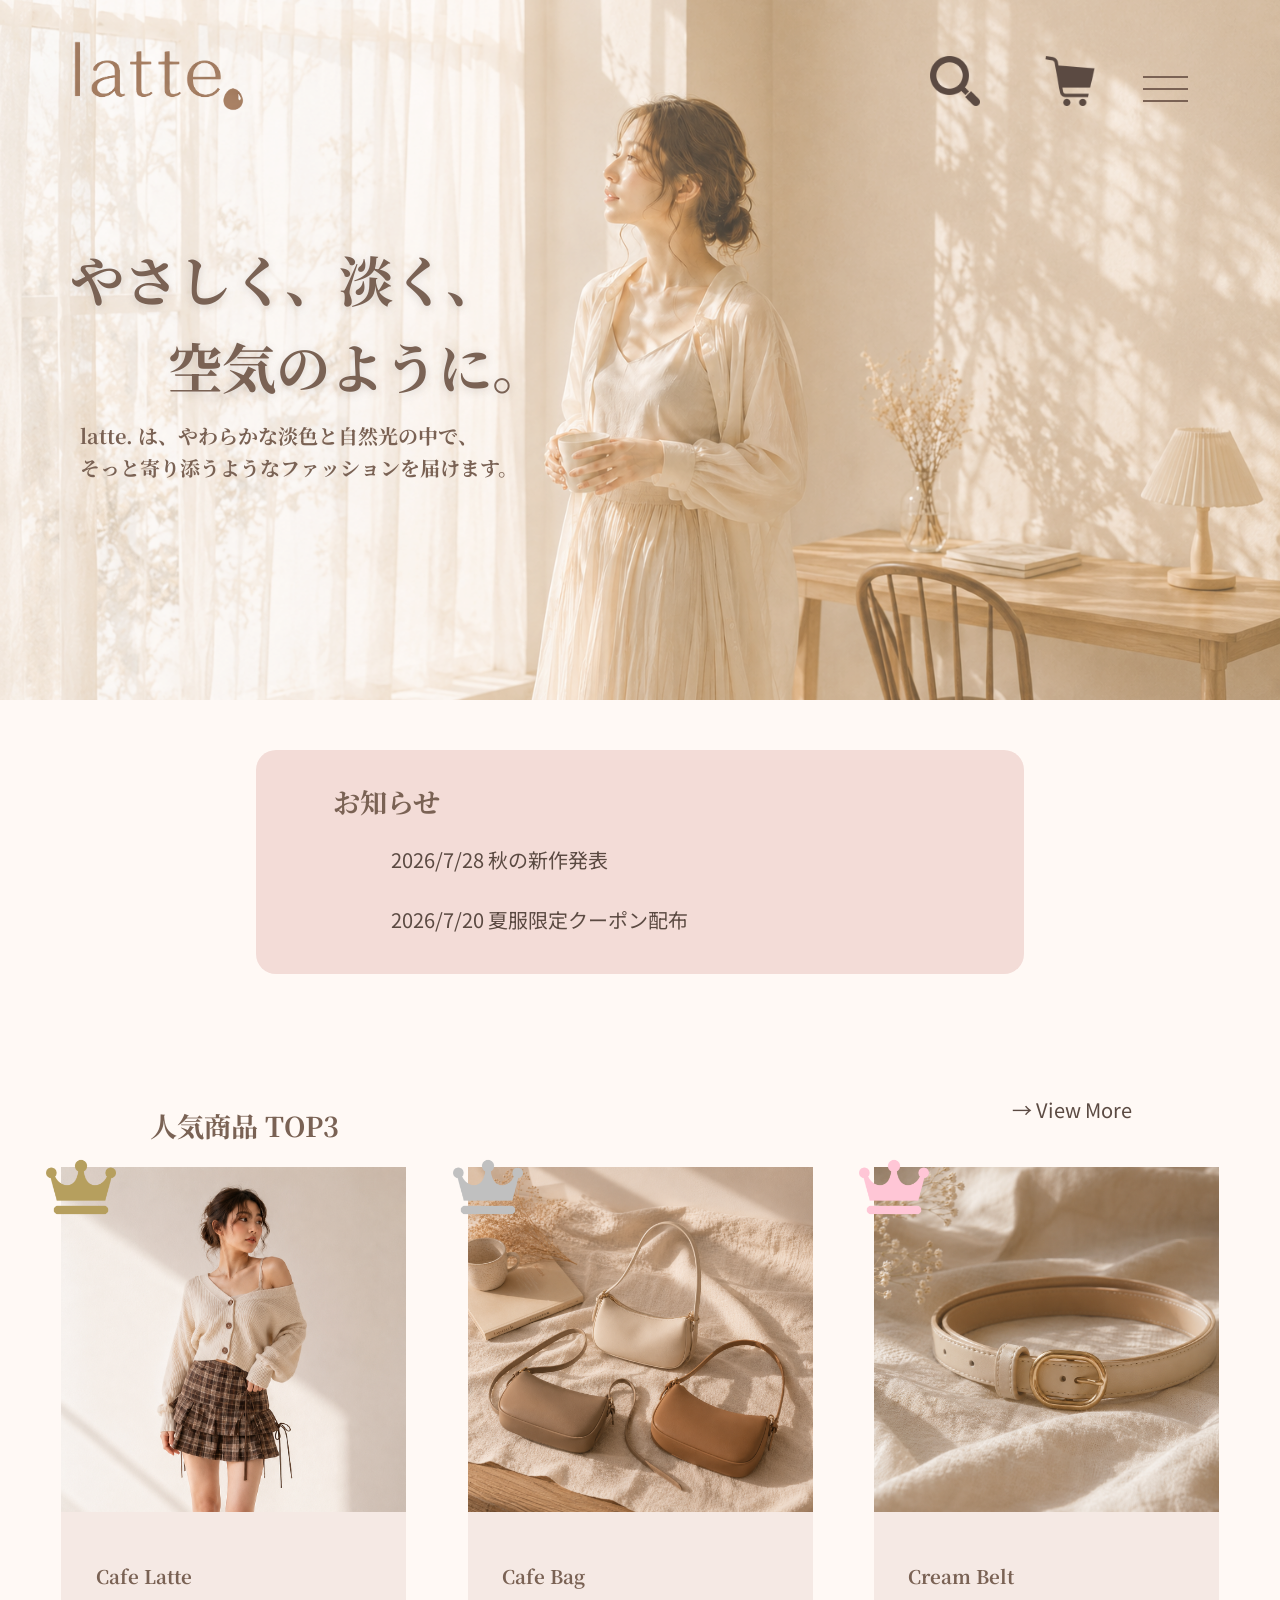
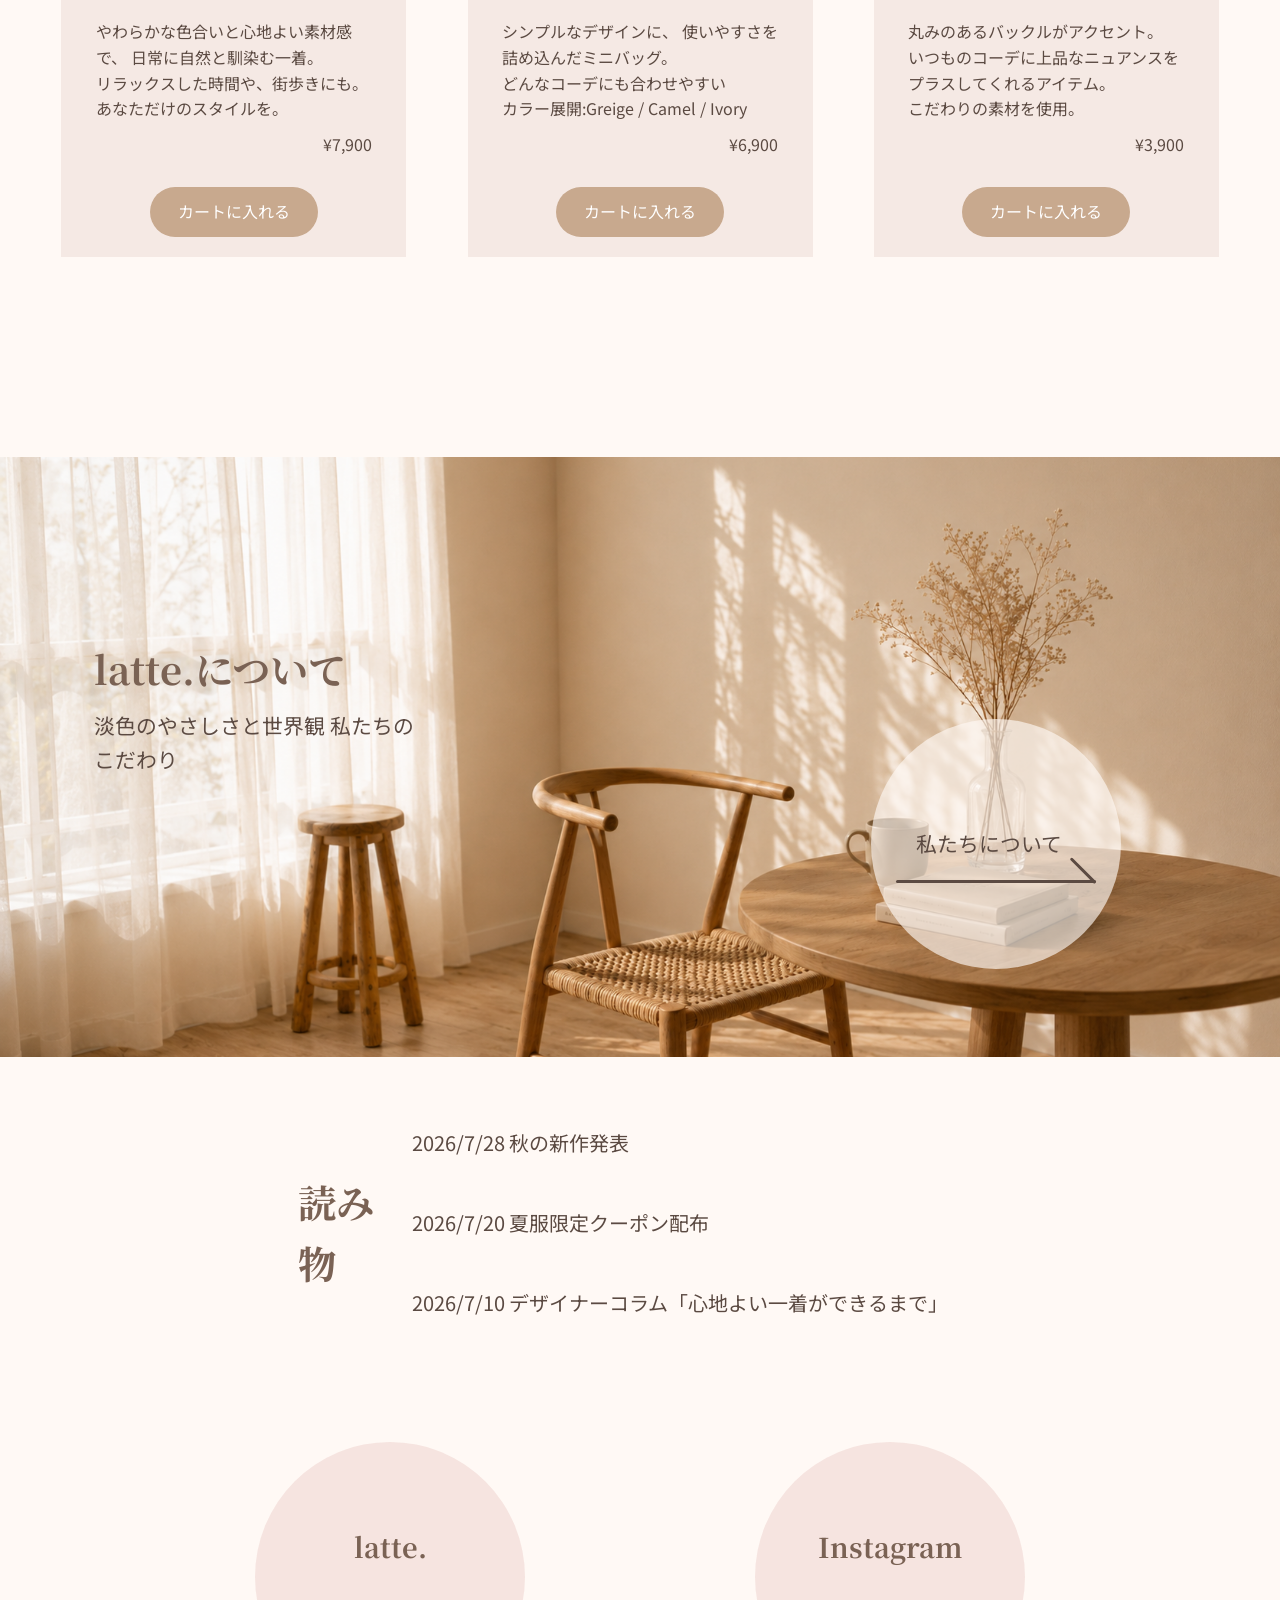
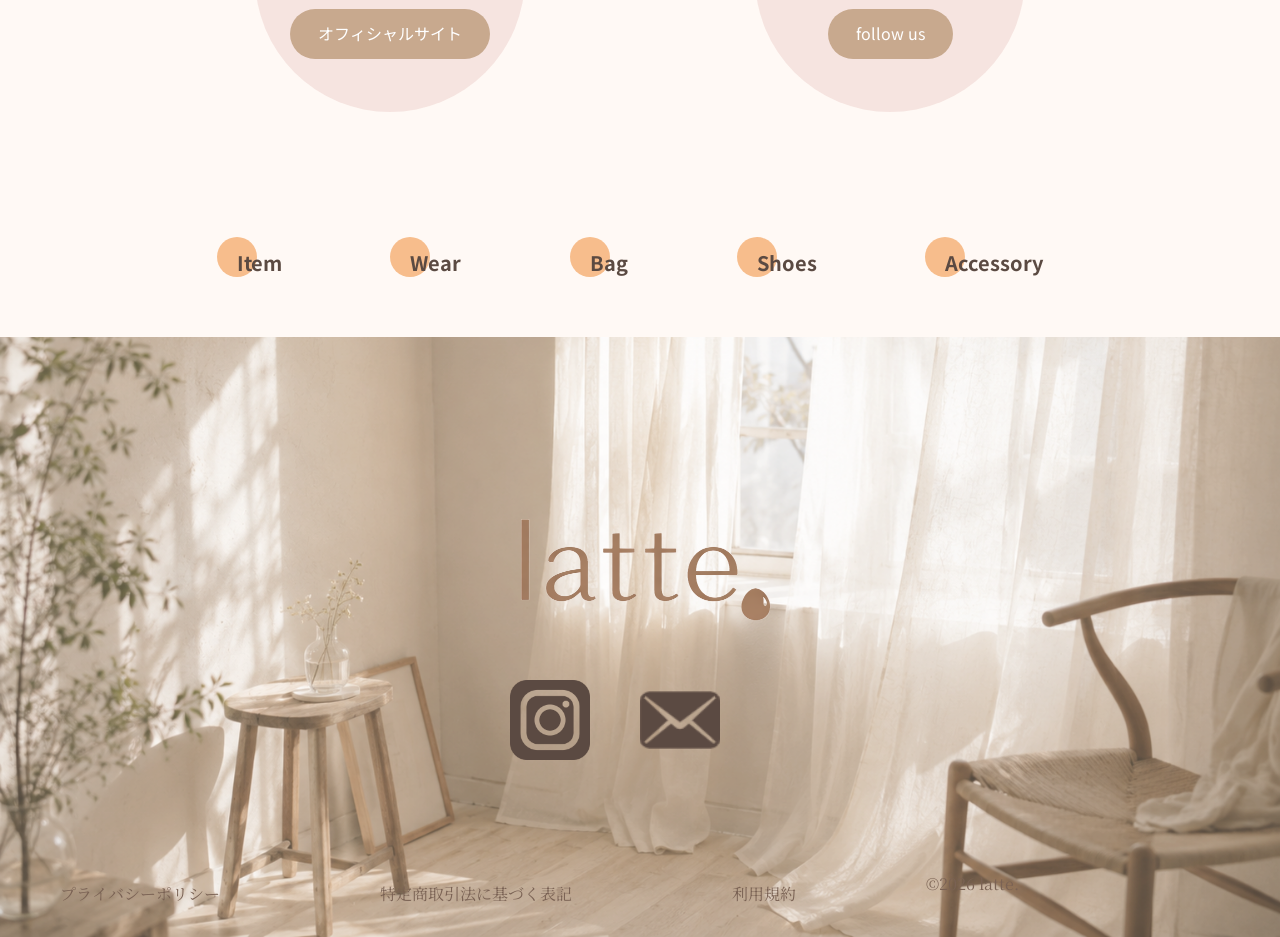
<file: index.html>
<!DOCTYPE html>
<html lang="ja">
  <head>
    <meta charset="UTF-8" />
    <meta name="viewport" content="width=device-width, initial-scale=1.0" />
    <meta name="description" content="latte. やさしい淡色の世界観でつくる、ナチュラルなアパレルのオンラインショップ" />
    <!-- favicon（検索ブラウザ・お気に入り登録の時に表示されるアイコン。） -->
    <link rel="icon" href="./img/logo/favicon-1024.ico" type="image/png" />
    <!-- CSS -->
    <!-- slick 2-->
    <link rel="stylesheet" href="./slick/slick.css" />
    <link rel="stylesheet" href="./slick/slick-theme.css" />
    <!-- light box -->
    <link rel="stylesheet" href="./dist/css/lightbox.min.css" />
    <!-- 制作css -->
    <link rel="stylesheet" href="./css/reset.css" />
    <link rel="stylesheet" href="./css/common.css" />
    <link rel="stylesheet" href="./css/index.css" />
    <!-- Google Fonts -->
    <!-- "Noto Sans JP" -->
    <link href="https://fonts.googleapis.com/css2?family=Noto+Sans+JP:wght@300;400;500&family=Noto+Serif+JP:wght@300;400;500&display=swap" rel="stylesheet" />
    <title>latte.｜やさしい淡色のアパレルブランド</title>
  </head>
  <body>
    <div class="wrapper" id="page-top">
      <!-- Header -->
      <header class="header">
        <div class="header-inner">
          <a class="header-logo" href="./index.html">
            <img src="./img/logo/logo-header-2.png" alt="latte.ロゴ" />
          </a>
          <!-- ナビゲーションエリア↓ -->
          <nav class="nav" aria-label="メインナビゲーション">
            <ul>
              <li>
                <button class="search link-nav" type="button">
                  <img src="./img/icon/search.png" alt="検索" />
                </button>
                <!-- 検索機能実装予定 -->
                <form class="search-box">
                  <input type="text" placeholder="商品を検索..." />
                </form>
              </li>
              <li>
                <button class="shopping link-nav" type="button"><img src="./img/icon/shopping.png" alt="ショッピングカート" /></button>
              </li>
              <li>
                <button class="ham" type="button" aria-label="メニューを開く"><span></span></button>
              </li>
            </ul>
          </nav>
        </div>
        <nav class="header-nav" aria-label="サブナビゲーション">
          <ul>
            <li><a href="./index.html#about">latte.について</a></li>
            <li><a href="./shop.html">商品はこちら</a></li>
            <li><a href="./index.html#episode">読み物</a></li>
            <li><a href="https://www.instagram.com/latte_dot_fashion/" target="_blank" rel="noopener noreferrer">Instagram</a></li>
            <li><a href="https://walk-web-desing.github.io/latte-brand-site/" target="_blank" rel="noopener noreferrer">オフィシャルサイト</a></li>
          </ul>
        </nav>
      </header>
      <!-- Main -->
      <main class="main">
        <div class="hero">
          <h1 class="main-title">やさしく、淡く、<br />&nbsp;&nbsp;&nbsp;&nbsp;&nbsp;&nbsp;&nbsp;空気のように。</h1>
          <h2 class="main-sub">latte. は、やわらかな淡色と自然光の中で、<br />そっと寄り添うようなファッションを届けます。</h2>
        </div>
        <section class="notice fade-up">
          <h2>お知らせ</h2>
          <div class="notice-link">
            <a href="#episode" class="link">2026/7/28 秋の新作発表</a>
            <a href="#episode" class="link">2026/7/20 夏服限定クーポン配布</a>
          </div>
        </section>
        <section>
          <div class="ranking">
            <h2>人気商品 TOP3</h2>
            <a class="link" href="./shop.html">→ View More</a>
          </div>
          <div class="popularity">
            <div class="no1 fade-up">
              <img src="./img/icon/no1.png" alt="人気商品1位" />
              <a href="./img/shop/Cafe-Latte.png" data-lightbox="NO1" data-title="Cafe Latte">
                <img src="./img/shop/Cafe-Latte.png" alt="カフェラテコーデ" class="normal" />
                <img src="./img/shop/Cafe-Latte-hover.png" alt="Cafe Latte着用イメージ" class="hover" />
              </a>
              <div class="caption">
                <h3>Cafe Latte</h3>
                <p>
                  やわらかな色合いと心地よい素材感で、 日常に自然と馴染む一着。<br />
                  リラックスした時間や、街歩きにも。<br />
                  あなただけのスタイルを。
                </p>
                <p class="reverse">&yen;7,900</p>
                <button class="btn">カートに入れる</button>
              </div>
            </div>
            <div class="no2 fade-up">
              <img src="./img/icon/no2.png" alt="人気商品2位" />
              <a href="./img/shop/item/bag.png" data-lightbox="NO2" data-title="Cafe Bag">
                <img src="./img/shop/item/bag.png" alt="カフェカラーのバック3種" class="normal" />
                <img src="./img/shop/item/bag-hover.png" alt="Cafe Bag着用イメージ" class="hover" />
              </a>
              <div class="caption">
                <h3>Cafe Bag</h3>
                <p>
                  シンプルなデザインに、 使いやすさを詰め込んだミニバッグ。<br />
                  どんなコーデにも合わせやすい<br />カラー展開:Greige / Camel / Ivory
                </p>
                <p class="reverse">&yen;6,900</p>
                <button class="btn">カートに入れる</button>
              </div>
            </div>
            <div class="no3 fade-up">
              <img src="./img/icon/no3.png" alt="人気商品3位" />
              <a href="./img/shop/item/Belt-Cream.png" data-lightbox="NO3" data-title="Belt Cream">
                <img src="./img/shop/item/Belt-Cream.png" alt="丸バックルのクリームベルト" class="normal" />
                <img src="./img/shop/item/Belt-Cream-hover.png" alt="Cream Belt着用イメージ" class="hover" />
              </a>
              <div class="caption">
                <h3>Cream Belt</h3>
                <p>
                  丸みのあるバックルがアクセント。<br />
                  いつものコーデに上品なニュアンスを<br />
                  プラスしてくれるアイテム。<br />
                  こだわりの素材を使用。
                </p>
                <p class="reverse">&yen;3,900</p>
                <button class="btn">カートに入れる</button>
              </div>
            </div>
          </div>
        </section>
        <section id="about" class="about fade-up">
          <div class="about-text">
            <h2 class="about-sub">latte.について</h2>
            <p class="about-sub-1">淡色のやさしさと世界観 私たちのこだわり</p>
          </div>
          <div class="about-link">
            <a href="./about.html">
              <p class="bg-circle">私たちについて</p>
              <span class="arrow"></span>
            </a>
          </div>
        </section>
        <section id="episode" class="episode fade-up">
          <div class="episode-title">
            <h2 class="about-sub">読み物</h2>
          </div>
          <div class="episode-link">
            <a href="#" class="link">2026/7/28 秋の新作発表</a>
            <a href="#" class="link">2026/7/20 夏服限定クーポン配布</a>
            <a href="#" class="link">2026/7/10 デザイナーコラム「心地よい一着ができるまで」</a>
          </div>
        </section>
        <section class="site-sns">
          <div class="site circle">
            <h2>latte.</h2>
            <a href="https://walk-web-desing.github.io/latte-brand-site/" class="btn" target="_blank" rel="noopener noreferrer">オフィシャルサイト</a>
          </div>
          <div class="sns circle">
            <h2>Instagram</h2>
            <a href="https://www.instagram.com/latte_dot_fashion/" class="btn" target="_blank" rel="noopener noreferrer">follow us</a>
          </div>
        </section>
        <section class="item-link">
          <a class="link heading-bg-circle" href="shop.html#items">Item</a>
          <a class="link heading-bg-circle" href="shop.html#wear">Wear</a>
          <a class="link heading-bg-circle" href="shop.html#bag">Bag</a>
          <a class="link heading-bg-circle" href="shop.html#shoes">Shoes</a>
          <a class="link heading-bg-circle" href="shop.html#accessory">Accessory</a>
        </section>
      </main>
      <!-- Footer -->
      <footer class="footer">
        <a class="page-top" href="#page-top">top</a>
        <div class="footer-main">
          <a class="footer-logo" href="./index.html">
            <img src="./img/logo/logo-header-2.png" alt="latte.ロゴ" />
          </a>
          <div class="footer-link">
            <a class="instagram" href="https://www.instagram.com/latte_dot_fashion/" target="_blank" rel="noopener noreferrer">
              <img src="./img/icon/Instagram.png" alt="latte.のInstagram" />
            </a>
            <a class="mail" href="mailto:info@latte-fashion.com">
              <img src="./img/icon/mail.png" alt="メールでお問い合わせ" />
            </a>
          </div>
        </div>
        <div class="footer-nav">
          <ul>
            <li><a href="#" target="_blank" rel="noopener noreferrer">プライバシーポリシー</a></li>
            <li><a href="#" target="_blank" rel="noopener noreferrer">特定商取引法に基づく表記</a></li>
            <li><a href="#" target="_blank" rel="noopener noreferrer">利用規約</a></li>
            <li>&copy;2026 latte.</li>
          </ul>
        </div>
      </footer>
      <!-- JavaScript -->
      <!-- cdn -->
      <script src="https://code.jquery.com/jquery-3.7.1.min.js" integrity="sha256-/JqT3SQfawRcv/BIHPThkBvs0OEvtFFmqPF/lYI/Cxo=" crossorigin="anonymous"></script>
      <!-- slick -->
      <script src="./slick/slick.min.js"></script>
      <!-- light box -->
      <script src="./dist/js/lightbox.min.js"></script>
      <!-- 制作js -->
      <script src="./js/common.js"></script>
    </div>
  </body>
</html>
</file>
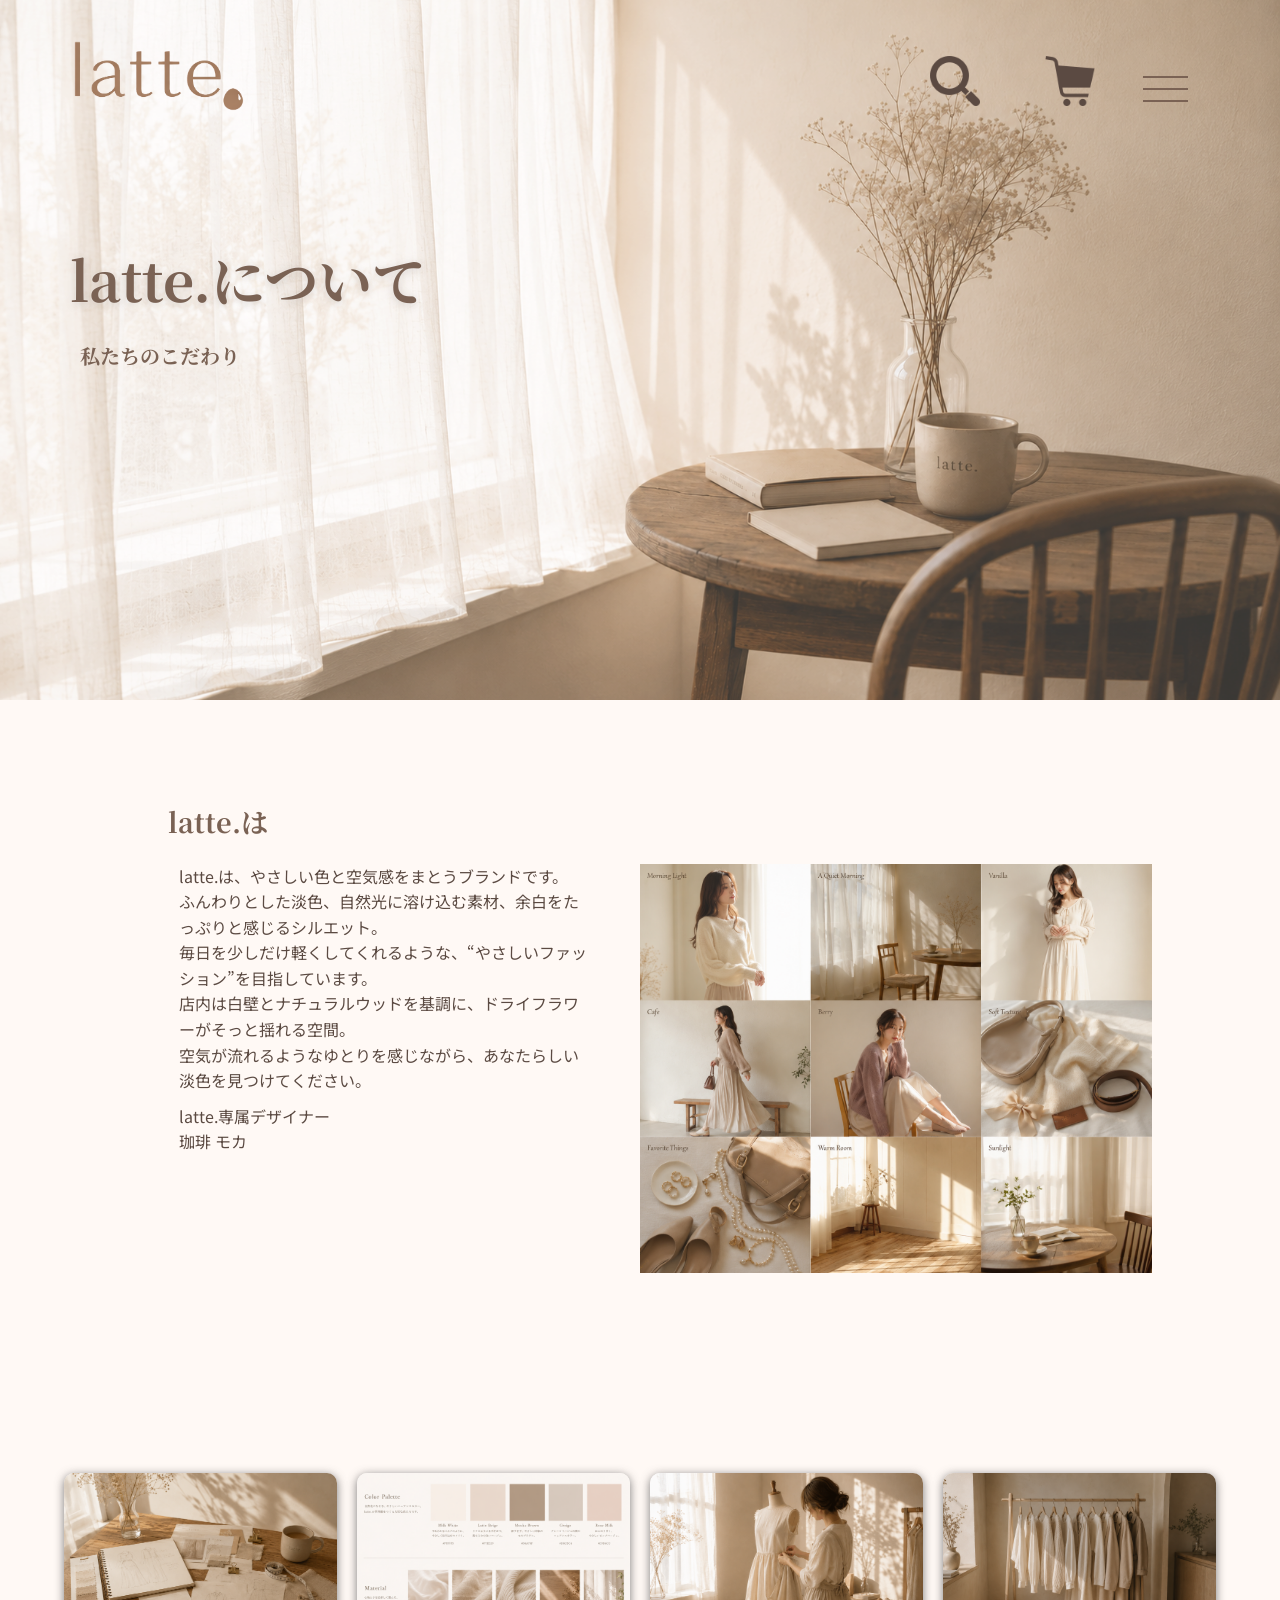
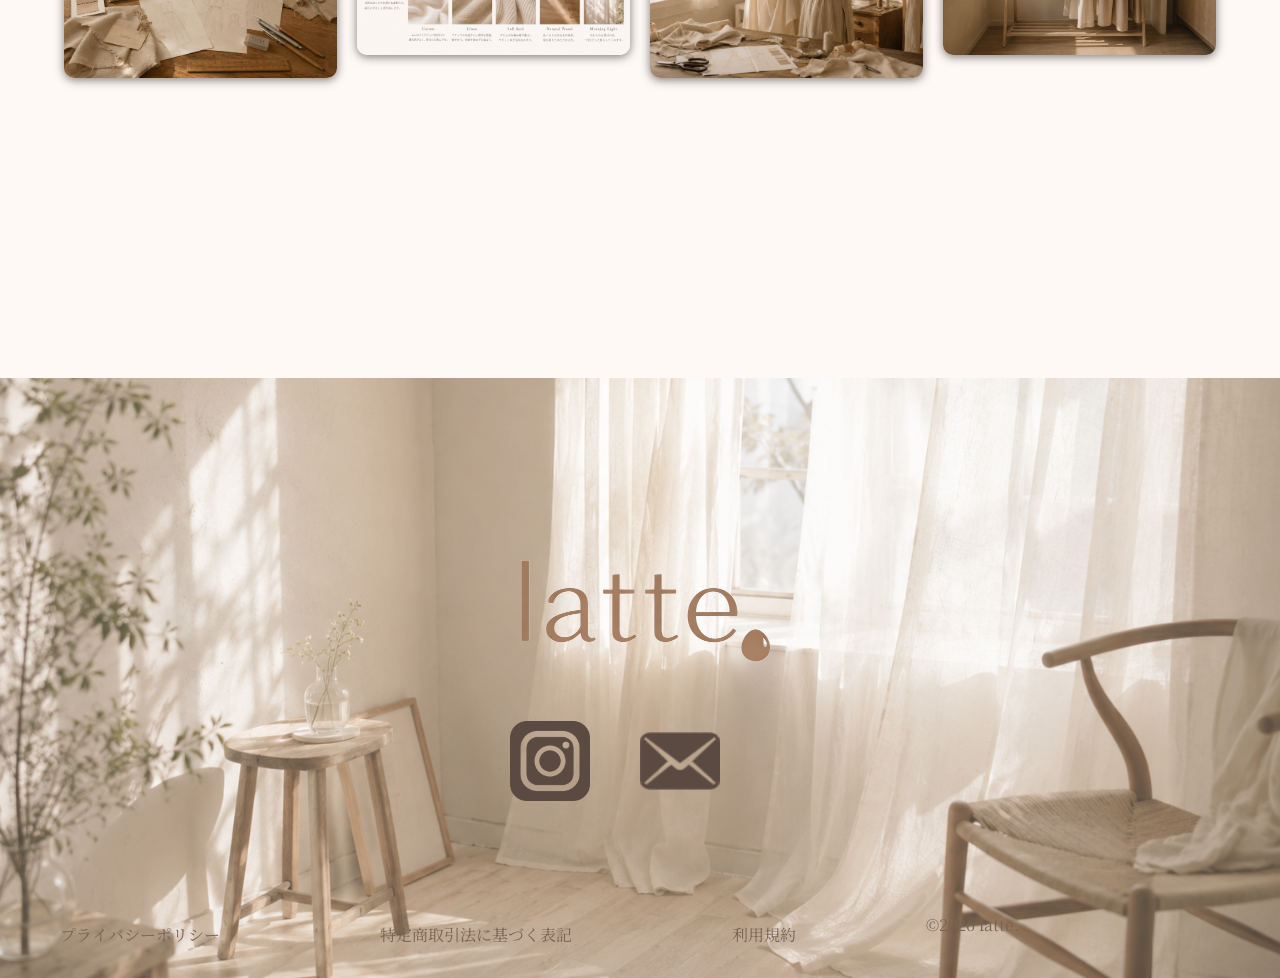
<file: about.html>
<!doctype html>
<html lang="ja">
  <head>
    <meta charset="UTF-8" />
    <meta name="viewport" content="width=device-width, initial-scale=1.0" />
    <meta name="description" content="latte.私たちの作る世界観について" />
    <!-- favicon（検索ブラウザ・お気に入り登録の時に表示されるアイコン。） -->
    <link rel="icon" href="./img/logo/favicon-1024.ico" type="image/png" />
    <!-- CSS -->
    <!-- slick 2-->
    <link rel="stylesheet" href="./slick/slick.css" />
    <link rel="stylesheet" href="./slick/slick-theme.css" />
    <!-- light box -->
    <link rel="stylesheet" href="./dist/css/lightbox.min.css" />
    <!-- 制作css -->
    <link rel="stylesheet" href="./css/reset.css" />
    <link rel="stylesheet" href="./css/common.css" />
    <link rel="stylesheet" href="./css/about.css" />
    <!-- Google Fonts -->
    <!-- "Noto Sans JP" -->
    <link href="https://fonts.googleapis.com/css2?family=Noto+Sans+JP:wght@300;400;500&family=Noto+Serif+JP:wght@300;400;500&display=swap" rel="stylesheet" />
    <title>latte.｜やさしい淡色のアパレルブランド</title>
  </head>
  <body>
    <div class="wrapper" id="page-top">
      <!-- Header -->
      <header class="header">
        <div class="header-inner">
          <a class="header-logo" href="./index.html">
            <img src="./img/logo/logo-header-2.png" alt="latte.ロゴ" />
          </a>
          <!-- ナビゲーションエリア↓ -->
          <nav class="nav" aria-label="メインナビゲーション">
            <ul>
              <li>
                <button class="search link-nav" type="button">
                  <img src="./img/icon/search.png" alt="検索" />
                </button>
                <form class="search-box">
                  <input type="text" placeholder="商品を検索..." />
                </form>
              </li>
              <li>
                <button class="shopping link-nav" type="button"><img src="./img/icon/shopping.png" alt="ショッピングカート" /></button>
              </li>
              <li>
                <button class="ham" type="button" aria-label="メニューを開く"><span></span></button>
              </li>
            </ul>
          </nav>
        </div>
        <nav class="header-nav" aria-label="サブナビゲーション">
          <ul>
            <li><a href="./index.html#about">latte.について</a></li>
            <li><a href="./shop.html">商品はこちら</a></li>
            <li><a href="./index.html#episode">読み物</a></li>
            <li><a href="https://www.instagram.com/latte_dot_fashion/" target="_blank" rel="noopener noreferrer">Instagram</a></li>
            <li><a href="https://walk-web-desing.github.io/latte-brand-site/" target="_blank" rel="noopener noreferrer">オフィシャルサイト</a></li>
          </ul>
        </nav>
      </header>
      <!-- Main -->
      <main class="main">
        <div class="hero">
          <h1 class="main-title">latte.について</h1>
          <h2 class="main-sub">私たちのこだわり</h2>
        </div>
        <section class="about fade-up">
          <h2>latte.は</h2>
          <div class="grid">
            <div>
              <p>
                latte.は、やさしい色と空気感をまとうブランドです。<br />
                ふんわりとした淡色、自然光に溶け込む素材、余白をたっぷりと感じるシルエット。<br />
                毎日を少しだけ軽くしてくれるような、“やさしいファッション”を目指しています。<br />
                店内は白壁とナチュラルウッドを基調に、ドライフラワーがそっと揺れる空間。<br />
                空気が流れるようなゆとりを感じながら、あなたらしい淡色を見つけてください。
              </p>
              <p class="designer">
                latte.専属デザイナー<br />
                珈琲 モカ
              </p>
            </div>
            <a href="./img/about-latte/about-2.png" data-lightbox="about" data-title="latte.のある暮らし">
              <img src="./img/about-latte/about-2.png" alt="latte.のある暮らし" />
            </a>
          </div>
        </section>
        <section aria-labelledby="gallery-title">
          <h2 id="gallery-title" class="visually-hidden">ギャラリー</h2>
          <div class="about-gallery fade-up">
            <a href="./img/about-latte/about-3-1.png" data-lightbox="about" data-title="デザイン画">
              <img src="./img/about-latte/about-3-1.png" alt="デザイン画" />
            </a>
            <a href="./img/about-latte/about-3-2.png" data-lightbox="about" data-title="カラーパレット">
              <img src="./img/about-latte/about-3-2.png" alt="カラーパレット" />
            </a>
            <a href="./img/about-latte/about-3-3.png" data-lightbox="about" data-title="制作風景">
              <img src="./img/about-latte/about-3-3.png" alt="制作風景" />
            </a>
            <a href="./img/about-latte/about-3-4.png" data-lightbox="about" data-title="ハンガーラック">
              <img src="./img/about-latte/about-3-4.png" alt="ハンガーラック" />
            </a>
          </div>
        </section>
      </main>
      <!-- Footer -->
      <footer class="footer">
        <a class="page-top" href="#page-top">top</a>
        <div class="footer-main">
          <a class="footer-logo" href="index.html">
            <img src="./img/logo/logo-header-2.png" alt="latte.ロゴ" />
          </a>
          <div class="footer-link">
            <a class="instagram" href="https://www.instagram.com/latte_dot_fashion/" target="_blank" rel="noopener noreferrer">
              <img src="./img/icon/Instagram.png" alt="latte.のInstagram" />
            </a>
            <a class="mail" href="mailto:info@latte-fashion.com">
              <img src="./img/icon/mail.png" alt="メールでお問い合わせ" />
            </a>
          </div>
        </div>
        <div class="footer-nav">
          <ul>
            <li><a href="#" target="_blank" rel="noopener noreferrer">プライバシーポリシー</a></li>
            <li><a href="#" target="_blank" rel="noopener noreferrer">特定商取引法に基づく表記</a></li>
            <li><a href="#" target="_blank" rel="noopener noreferrer">利用規約</a></li>
            <li>&copy;2026 latte.</li>
          </ul>
        </div>
      </footer>
      <!-- JavaScript -->
      <!-- cdn -->
      <script src="https://code.jquery.com/jquery-3.7.1.min.js" integrity="sha256-/JqT3SQfawRcv/BIHPThkBvs0OEvtFFmqPF/lYI/Cxo=" crossorigin="anonymous"></script>
      <!-- slick -->
      <script src="./slick/slick.min.js"></script>
      <!-- light box -->
      <script src="./dist/js/lightbox.min.js"></script>
      <!-- 制作js -->
      <script src="./js/common.js"></script>
    </div>
  </body>
</html>
</file>
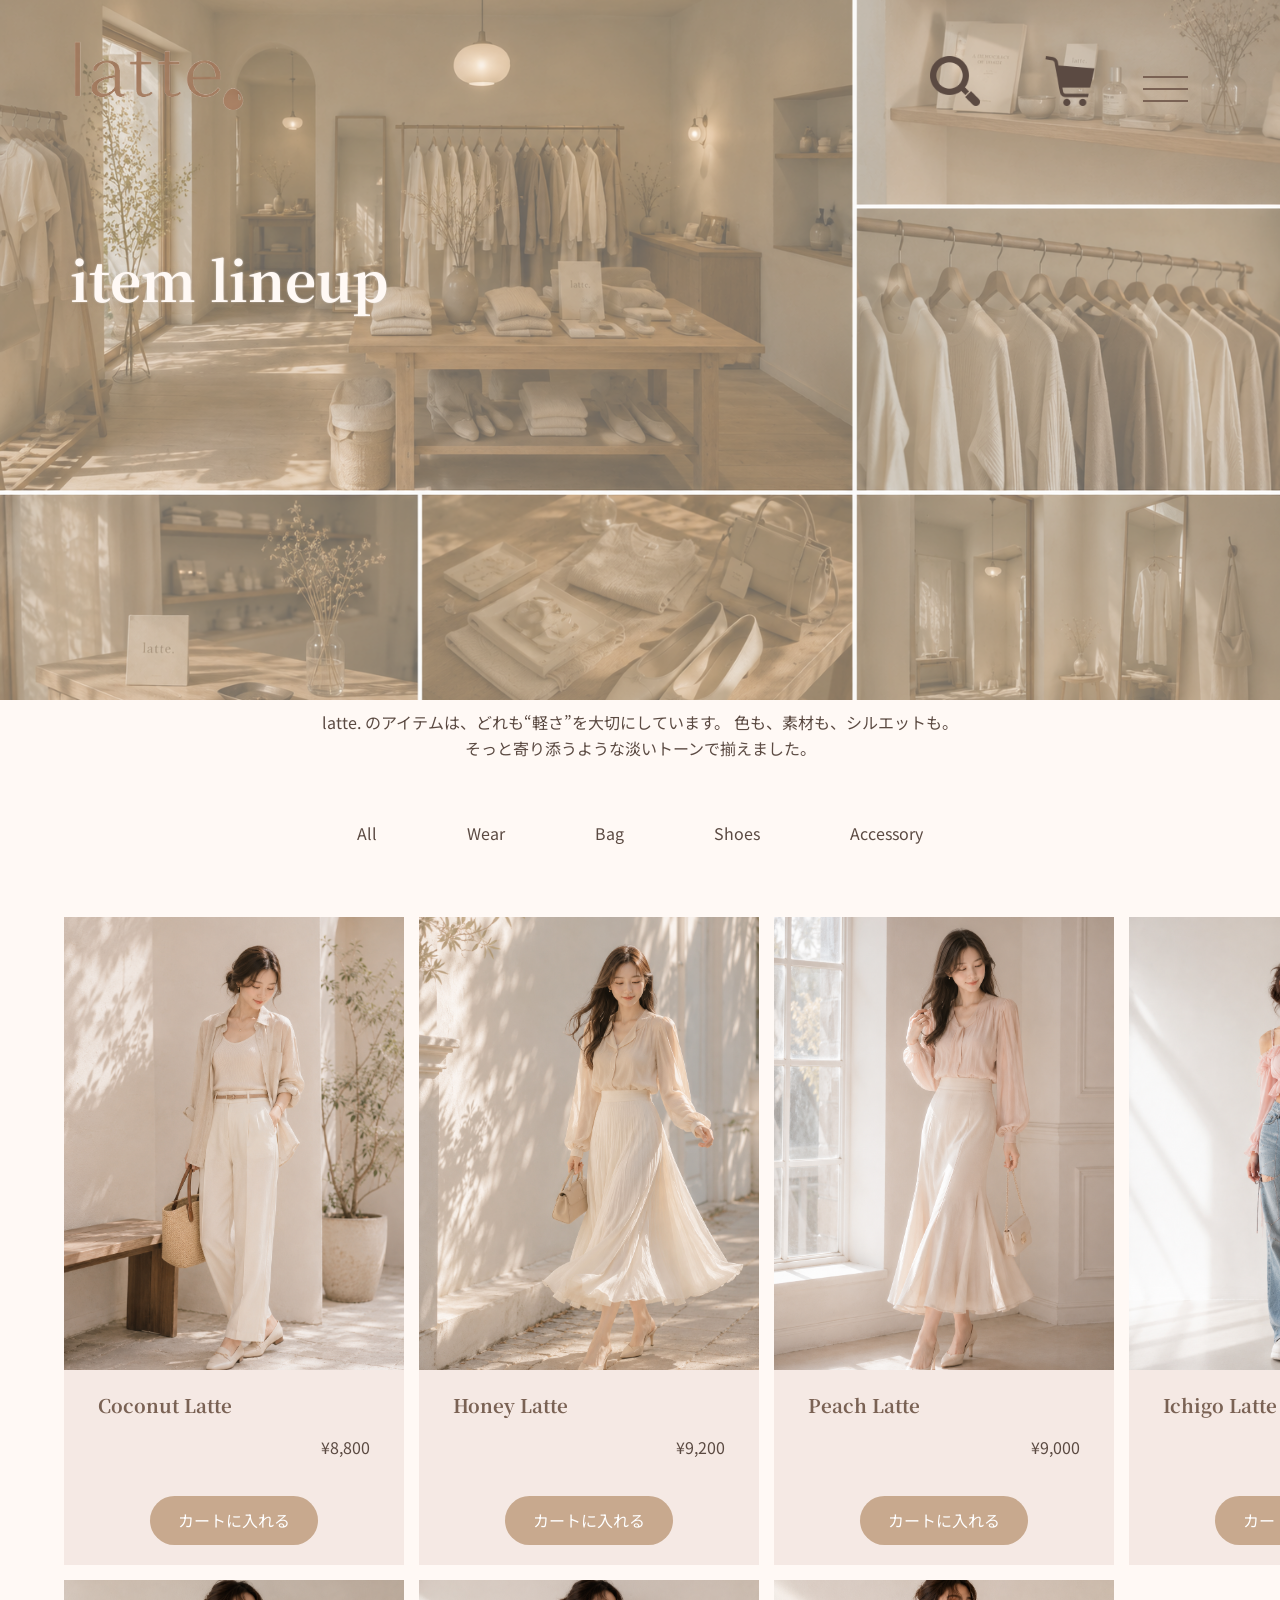
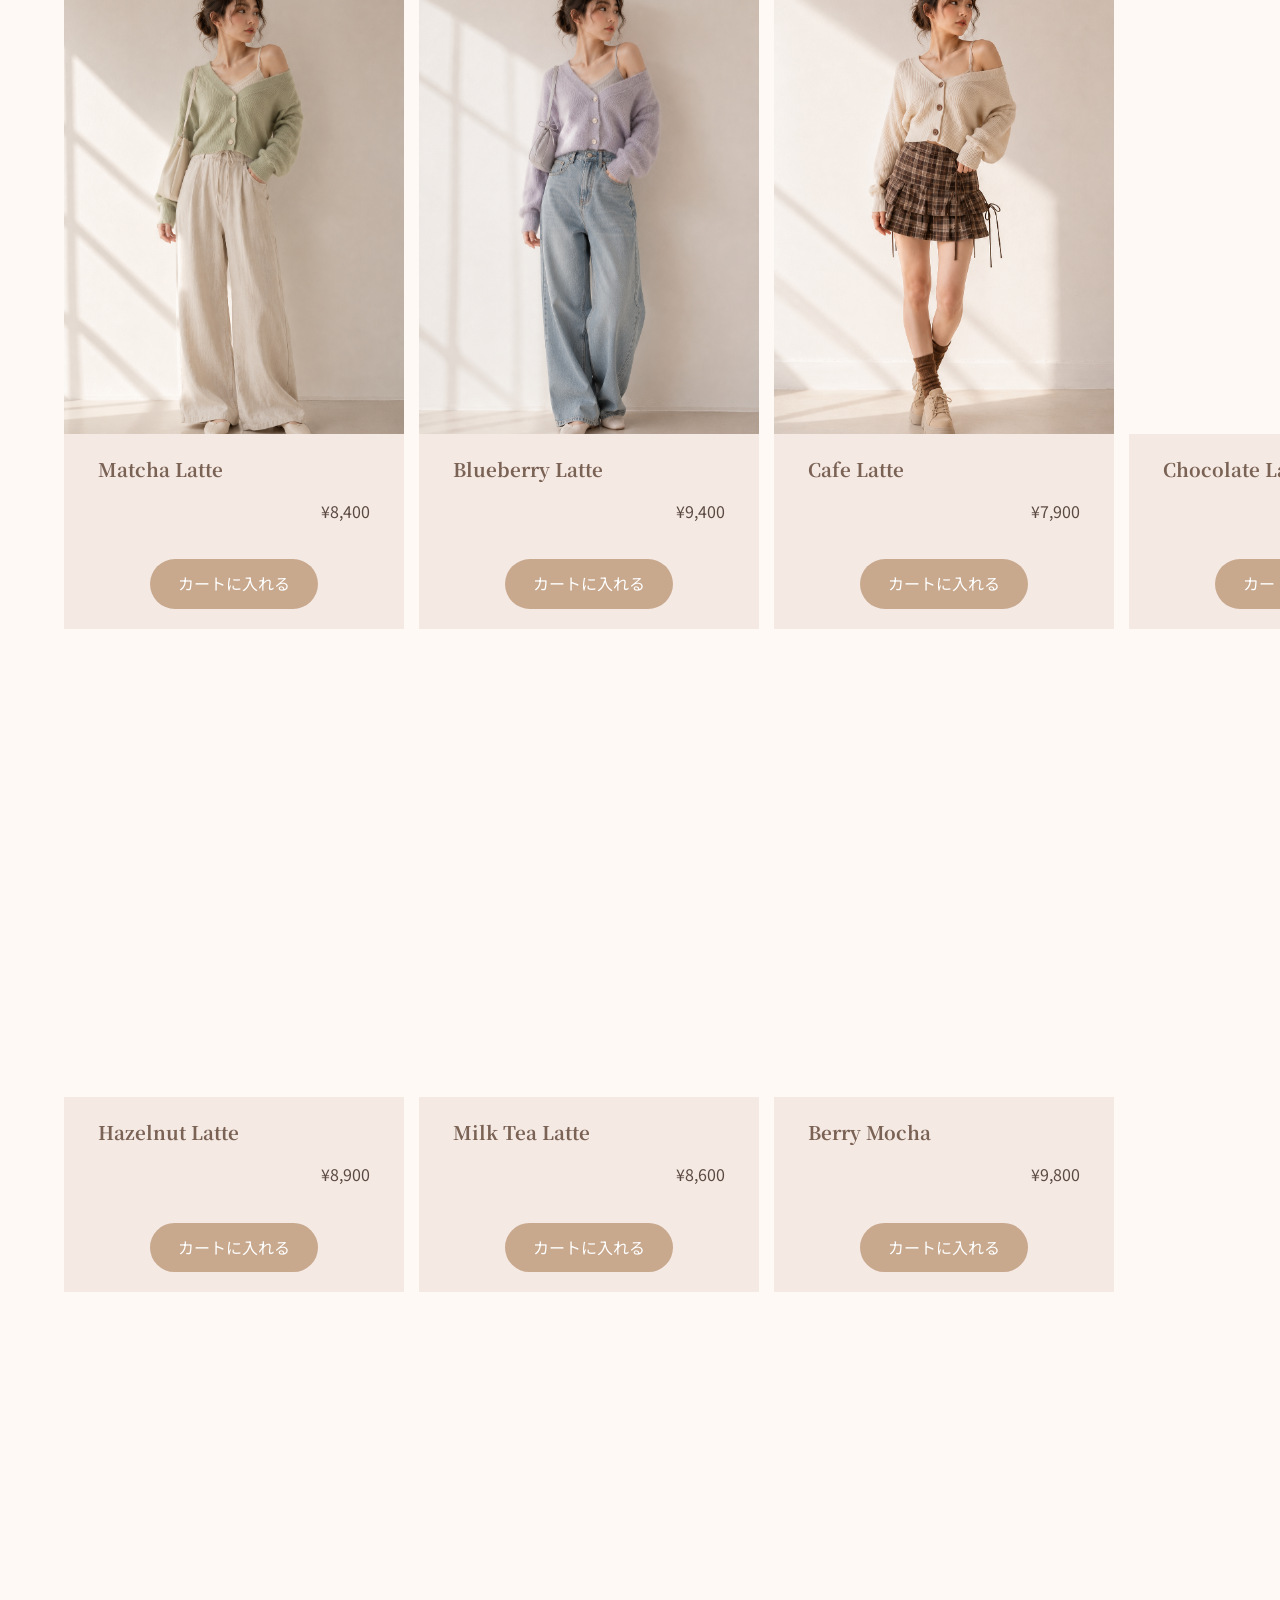
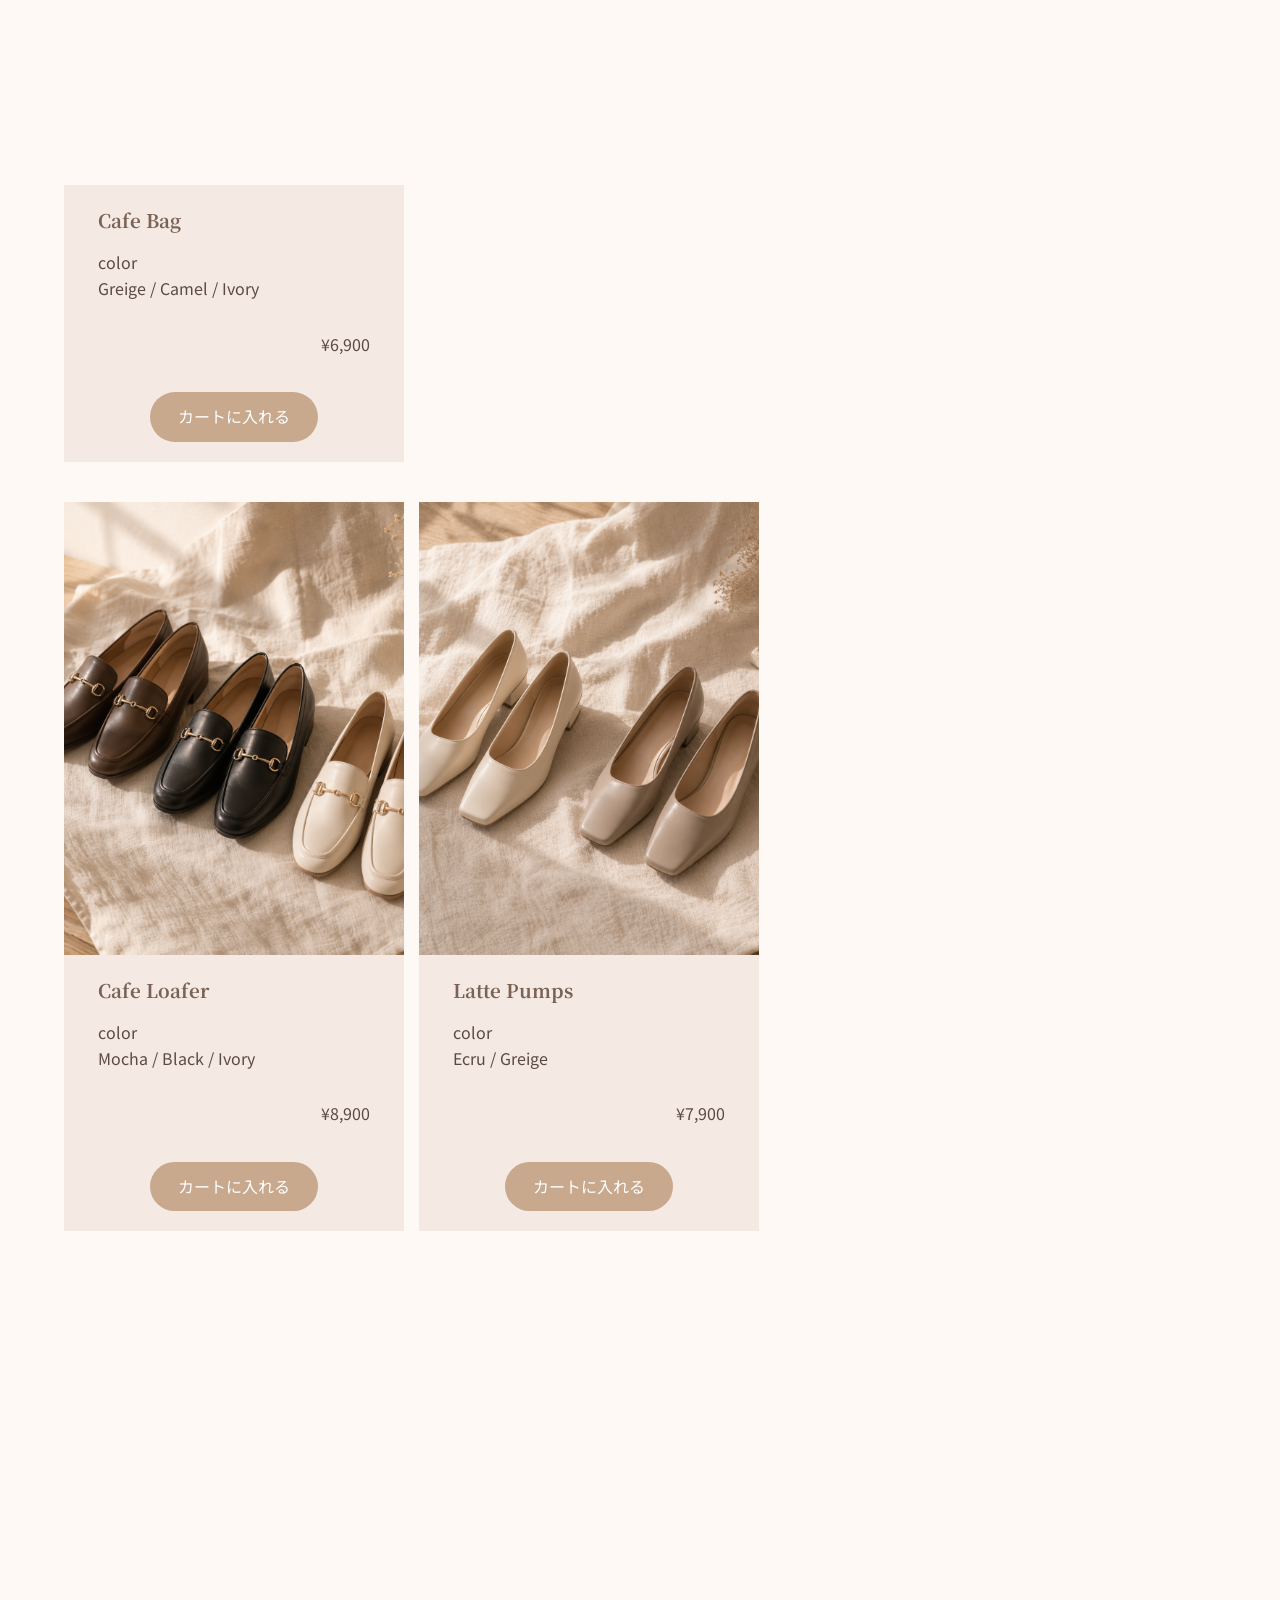
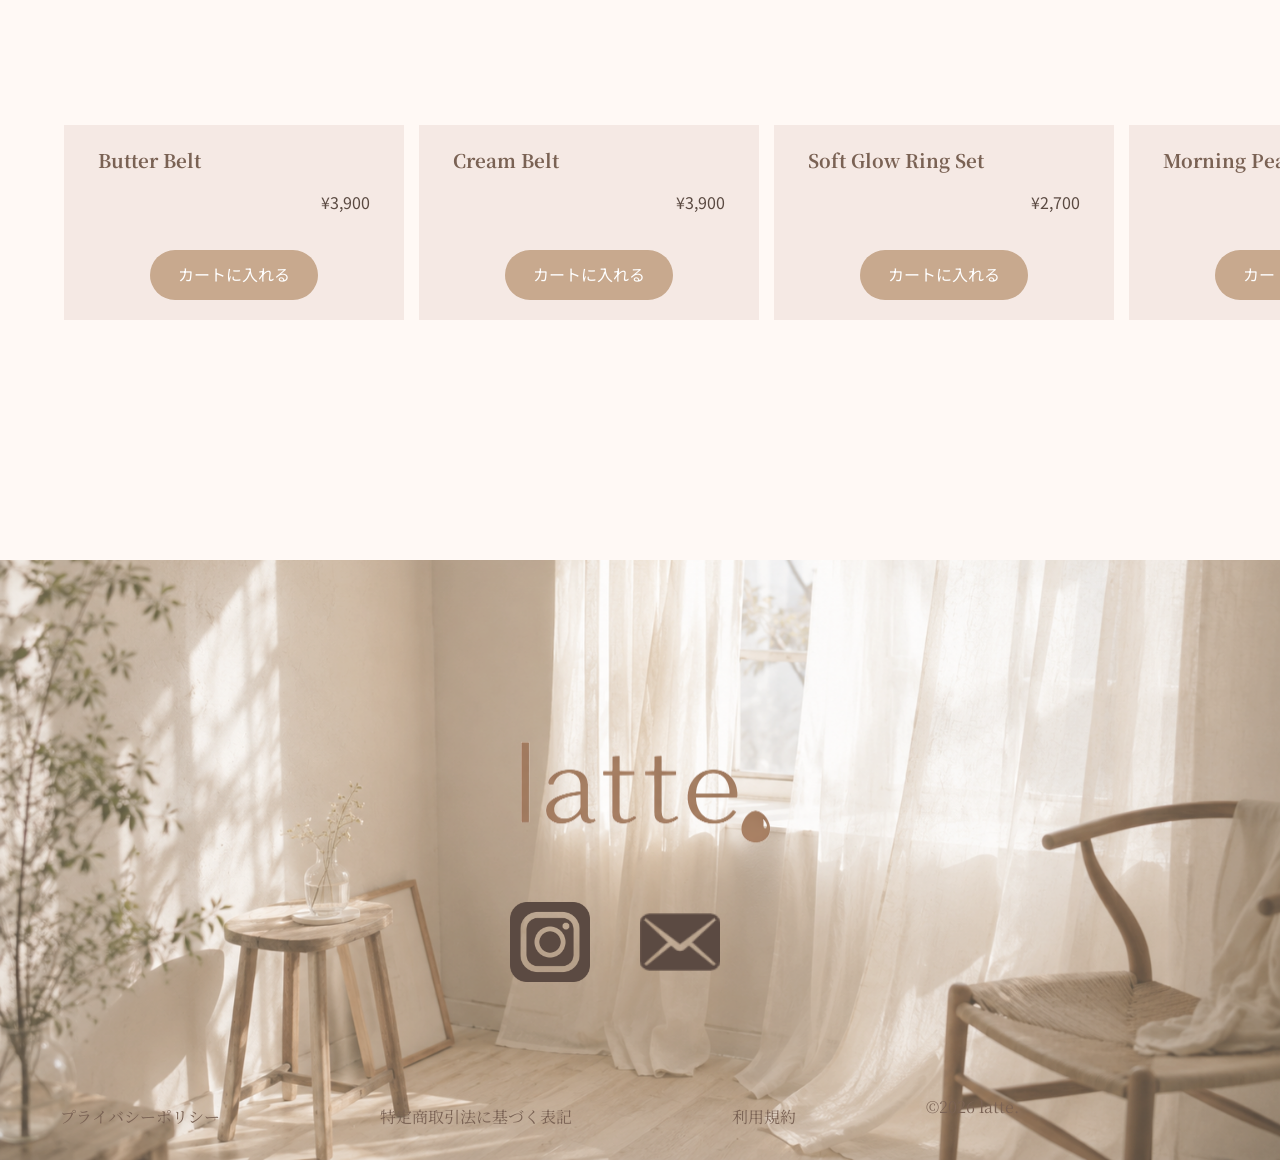
<file: shop.html>
<!DOCTYPE html>
<html lang="ja">
  <head>
    <meta charset="UTF-8" />
    <meta name="viewport" content="width=device-width, initial-scale=1.0" />
    <meta name="description" content="latte.オンラインショップページ" />
    <!-- favicon（検索ブラウザ・お気に入り登録の時に表示されるアイコン。） -->
    <link rel="icon" href="./img/logo/favicon-1024.ico" type="image/png" />
    <!-- CSS -->
    <!-- slick 2-->
    <link rel="stylesheet" href="./slick/slick.css" />
    <link rel="stylesheet" href="./slick/slick-theme.css" />
    <!-- light box -->
    <link rel="stylesheet" href="./dist/css/lightbox.min.css" />
    <!-- 制作css -->
    <link rel="stylesheet" href="./css/reset.css" />
    <link rel="stylesheet" href="./css/common.css" />
    <link rel="stylesheet" href="./css/shop.css" />
    <!-- Google Fonts -->
    <!-- "Noto Sans JP" -->
    <link href="https://fonts.googleapis.com/css2?family=Noto+Sans+JP:wght@300;400;500&family=Noto+Serif+JP:wght@300;400;500&display=swap" rel="stylesheet" />
    <title>latte.｜やさしい淡色のアパレルブランド</title>
  </head>
  <body>
    <div class="wrapper" id="page-top">
      <!-- Header -->
      <header class="header">
        <div class="header-inner">
          <a class="header-logo" href="./index.html">
            <img src="./img/logo/logo-header-2.png" alt="latte.ロゴ" />
          </a>
          <!-- ナビゲーションエリア↓ -->
          <nav class="nav" aria-label="メインナビゲーション">
            <ul>
              <li>
                <button class="search link-nav" type="button">
                  <img src="./img/icon/search.png" alt="検索" />
                </button>
                <form class="search-box">
                  <input type="text" placeholder="商品を検索..." />
                </form>
              </li>
              <li>
                <button class="shopping link-nav"><img src="./img/icon/shopping.png" alt="ショッピングカート" /></button>
              </li>
              <li>
                <button class="ham" type="button" aria-label="メニューを開く"><span></span></button>
              </li>
            </ul>
          </nav>
        </div>
        <nav class="header-nav" aria-label="サブナビゲーション">
          <ul>
            <li><a href="./index.html#about">latte.について</a></li>
            <li><a href="./shop.html">商品はこちら</a></li>
            <li><a href="./index.html#episode">読み物</a></li>
            <li><a href="https://www.instagram.com/latte_dot_fashion/" target="_blank" rel="noopener noreferrer">Instagram</a></li>
            <li><a href="https://walk-web-desing.github.io/latte-brand-site/" target="_blank" rel="noopener noreferrer">オフィシャルサイト</a></li>
          </ul>
        </nav>
      </header>
      <!-- Main -->
      <main class="main">
        <div class="hero">
          <h1 class="main-title">item lineup</h1>
        </div>
        <p class="main-title-2">latte. のアイテムは、どれも“軽さ”を大切にしています。 色も、素材も、シルエットも。<br />そっと寄り添うような淡いトーンで揃えました。</p>
        <ul class="category">
          <li><a href="#items" class="link">All</a></li>
          <li><a href="#wear" class="link">Wear</a></li>
          <li><a href="#bag" class="link">Bag</a></li>
          <li><a href="#shoes" class="link">Shoes</a></li>
          <li><a href="#accessory" class="link">Accessory</a></li>
        </ul>
        <section id="items">
          <div class="item-area">
            <ul class="item-list" id="wear">
              <li class="item-card">
                <a href="./img/shop/Coconut-Latte.png" data-lightbox="items" data-title="Coconut Latte" class="fade-up">
                  <img src="./img/shop/Coconut-Latte.png" alt="Coconut Latte" class="normal" />
                  <img src="./img/shop/Coconut-Latte-hover.png" alt="Coconut Latte着用イメージ" class="hover" />
                </a>
                <div class="caption">
                  <h3>Coconut Latte</h3>
                  <p class="price">&yen;8,800</p>
                  <button class="btn">カートに入れる</button>
                </div>
              </li>
              <li class="item-card">
                <a href="./img/shop/Honey-Latte.png" data-lightbox="items" data-title="Honey Latte" class="fade-up">
                  <img src="./img/shop/Honey-Latte.png" alt="Honey Latte" class="normal" />
                  <img src="./img/shop/Honey-Latte-hover.png" alt="Honey Latte" class="hover" />
                </a>
                <div class="caption">
                  <h3>Honey Latte</h3>
                  <p class="price">&yen;9,200</p>
                  <button class="btn">カートに入れる</button>
                </div>
              </li>
              <li class="item-card">
                <a href="./img/shop/Peach-Latte.png" data-lightbox="items" data-title="Peach Latte" class="fade-up">
                  <img src="./img/shop/Peach-Latte.png" alt="Peach Latte" class="normal" />
                  <img src="./img/shop/Peach-Latte-hover.png" alt="Peach Latte" class="hover" />
                </a>
                <div class="caption">
                  <h3>Peach Latte</h3>
                  <p class="price">&yen;9,000</p>
                  <button class="btn">カートに入れる</button>
                </div>
              </li>
              <li class="item-card">
                <a href="./img/shop/Ichigo-Latte.png" data-lightbox="items" data-title="Ichigo Latte" class="fade-up">
                  <img src="./img/shop/Ichigo-Latte.png" alt="Ichigo Latte" class="normal" />
                  <img src="./img/shop/Ichigo-Latte-hover.png" alt="Ichigo Latte" class="hover" />
                </a>
                <div class="caption">
                  <h3>Ichigo Latte</h3>
                  <p class="price">&yen;8,900</p>
                  <button class="btn">カートに入れる</button>
                </div>
              </li>
              <li class="item-card">
                <a href="./img/shop/Matcha-Latte.png" data-lightbox="items" data-title="Matcha Latte" class="fade-up">
                  <img src="./img/shop/Matcha-Latte.png" alt="Matcha Latte" class="normal" />
                  <img src="./img/shop/Matcha-Latte-hover.png" alt="Matcha Latte" class="hover" />
                </a>
                <div class="caption">
                  <h3>Matcha Latte</h3>
                  <p class="price">&yen;8,400</p>
                  <button class="btn">カートに入れる</button>
                </div>
              </li>
              <li class="item-card">
                <a href="./img/shop/Blueberry-Latte.png" data-lightbox="items" data-title="Blueberry Latte" class="fade-up">
                  <img src="./img/shop/Blueberry-Latte.png" alt="Blueberry Latte" class="normal" />
                  <img src="./img/shop/Blueberry-Latte-hover.png" alt="Blueberry Latte" class="hover" />
                </a>
                <div class="caption">
                  <h3>Blueberry Latte</h3>
                  <p class="price">&yen;9,400</p>
                  <button class="btn">カートに入れる</button>
                </div>
              </li>
              <li class="item-card">
                <a href="./img/shop/Cafe-Latte.png" data-lightbox="items" data-title="Cafe Latte" class="fade-up">
                  <img src="./img/shop/Cafe-Latte.png" alt="Cafe Latte" class="normal" />
                  <img src="./img/shop/Cafe-Latte-hover.png" alt="Cafe Latte" class="hover" />
                </a>
                <div class="caption">
                  <h3>Cafe Latte</h3>
                  <p class="price">&yen;7,900</p>
                  <button class="btn">カートに入れる</button>
                </div>
              </li>
              <li class="item-card">
                <a href="./img/shop/Chocolate-Latte.png" data-lightbox="items" data-title="Chocolate Latte" class="fade-up">
                  <img src="./img/shop/Chocolate-Latte.png" alt="Chocolate Latte" class="normal" />
                  <img src="./img/shop/Chocolate-Latte-hover.jpg" alt="Chocolate Latte" class="hover" />
                </a>
                <div class="caption">
                  <h3>Chocolate Latte</h3>
                  <p class="price">&yen;9,900</p>
                  <button class="btn">カートに入れる</button>
                </div>
              </li>
              <li class="item-card">
                <a href="./img/shop/Hazelnut-Latte.png" data-lightbox="items" data-title="Hazelnut Latte" class="fade-up">
                  <img src="./img/shop/Hazelnut-Latte.png" alt="Hazelnut Latte" class="normal" />
                  <img src="./img/shop/Hazelnut-Latte-hover.png" alt="Hazelnut Latte" class="hover" />
                </a>
                <div class="caption">
                  <h3>Hazelnut Latte</h3>
                  <p class="price">&yen;8,900</p>
                  <button class="btn">カートに入れる</button>
                </div>
              </li>
              <li class="item-card">
                <a href="./img/shop/Milk-tea-Latte.png" data-lightbox="items" data-title="Milk Tea Latte" class="fade-up">
                  <img src="./img/shop/Milk-tea-Latte.png" alt="Milk Tea Latte" class="normal" />
                  <img src="./img/shop/Milk-tea-Latte-hover.png" alt="Milk Tea Latte" class="hover" />
                </a>
                <div class="caption">
                  <h3>Milk Tea Latte</h3>
                  <p class="price">&yen;8,600</p>
                  <button class="btn">カートに入れる</button>
                </div>
              </li>
              <li class="item-card">
                <a href="./img/shop/Berry-Mocha.png" data-lightbox="items" data-title="Berry Mocha" class="fade-up">
                  <img src="./img/shop/Berry-Mocha.png" alt="Berry Mocha" class="normal" />
                  <img src="./img/shop/Berry-Mocha-hover.png" alt="Berry Mocha" class="hover" />
                </a>
                <div class="caption">
                  <h3>Berry Mocha</h3>
                  <p class="price">&yen;9,800</p>
                  <button class="btn">カートに入れる</button>
                </div>
              </li>
            </ul>
            <ul class="item-list" id="bag">
              <li class="item-card">
                <a href="./img/shop/item/bag.png" data-lightbox="items" data-title="Cafe Bag" class="fade-up">
                  <img src="./img/shop/item/bag.png" alt="Cafe Bag" class="normal" />
                  <img src="./img/shop/item/bag-hover.png" alt="Cafe Bag" class="hover" />
                </a>
                <div class="caption">
                  <h3>Cafe Bag</h3>
                  <p class="color-text">color<br />Greige / Camel / Ivory</p>
                  <p class="price">&yen;6,900</p>
                  <button class="btn">カートに入れる</button>
                </div>
              </li>
            </ul>
            <ul class="item-list" id="shoes">
              <li class="item-card">
                <a href="./img/shop/item/Loafer-Cafe.png" data-lightbox="items" data-title="Cafe Loafer" class="fade-up">
                  <img src="./img/shop/item/Loafer-Cafe.png" alt="Cafe Loafer" class="normal" />
                  <img src="./img/shop/item/Loafer-Cafe-hover.png" alt="Cafe Loafer" class="hover" />
                </a>
                <div class="caption">
                  <h3>Cafe Loafer</h3>
                  <p class="color-text">color<br />Mocha / Black / Ivory</p>
                  <p class="price">&yen;8,900</p>
                  <button class="btn">カートに入れる</button>
                </div>
              </li>
              <li class="item-card">
                <a href="./img/shop/item/Pumps-Latte.png" data-lightbox="items" data-title="Latte Pumps" class="fade-up">
                  <img src="./img/shop/item/Pumps-Latte.png" alt="Latte Pumps" class="normal" />
                  <img src="./img/shop/item/Pumps-Latte-hover.png" alt="Latte Pumps" class="hover" />
                </a>
                <div class="caption">
                  <h3>Latte Pumps</h3>
                  <p class="color-text">color<br />Ecru / Greige</p>
                  <p class="price">&yen;7,900</p>
                  <button class="btn">カートに入れる</button>
                </div>
              </li>
            </ul>
            <ul class="item-list" id="accessory">
              <li class="item-card">
                <a href="./img/shop/item/Belt-Butter.png" data-lightbox="items" data-title="Butter Belt" class="fade-up">
                  <img src="./img/shop/item/Belt-Butter.png" alt="Butter Belt" class="normal" />
                  <img src="./img/shop/item/Belt-Butter-hover.png" alt="Butter Belt" class="hover" />
                </a>
                <div class="caption">
                  <h3>Butter Belt</h3>
                  <p class="price">&yen;3,900</p>
                  <button class="btn">カートに入れる</button>
                </div>
              </li>
              <li class="item-card">
                <a href="./img/shop/item/Belt-Cream.png" data-lightbox="items" data-title="Cream Belt" class="fade-up">
                  <img src="./img/shop/item/Belt-Cream.png" alt="Cream Belt" class="normal" />
                  <img src="./img/shop/item/Belt-Cream-hover.png" alt="Cream Belt" class="hover" />
                </a>
                <div class="caption">
                  <h3>Cream Belt</h3>
                  <p class="price">&yen;3,900</p>
                  <button class="btn">カートに入れる</button>
                </div>
              </li>
              <li class="item-card">
                <a href="./img/shop/item/RingSet-SoftGlow.png" data-lightbox="items" data-title="Soft Glow Ring Set" class="fade-up">
                  <img src="./img/shop/item/RingSet-SoftGlow.png" alt="Soft Glow Ring Set" class="normal" />
                  <img src="./img/shop/item/RingSet-SoftGlow-hover.png" alt="Soft Glow Ring Set" class="hover" />
                </a>
                <div class="caption">
                  <h3>Soft Glow Ring Set</h3>
                  <p class="price">&yen;2,700</p>
                  <button class="btn">カートに入れる</button>
                </div>
              </li>
              <li class="item-card">
                <a href="./img/shop/item/Necklace-MorningPearl.png" data-lightbox="items" data-title="Morning Pearl Necklace" class="fade-up">
                  <img src="./img/shop/item/Necklace-MorningPearl.png" alt="Morning Pearl Necklace" class="normal" />
                  <img src="./img/shop/item/Necklace-Morning-hover.png" alt="Morning Pearl Necklace" class="hover" />
                </a>
                <div class="caption">
                  <h3>Morning Pearl Necklace</h3>
                  <p class="price">&yen;2,900</p>
                  <button class="btn">カートに入れる</button>
                </div>
              </li>
            </ul>
          </div>
        </section>
      </main>
      <!-- Footer -->
      <footer class="footer">
        <a class="page-top" href="#page-top">top</a>
        <div class="footer-main">
          <a class="footer-logo" href="index.html">
            <img src="./img/logo/logo-header-2.png" alt="latte.ロゴ" />
          </a>
          <div class="footer-link">
            <a class="instagram" href="https://www.instagram.com/latte_dot_fashion/" target="_blank" rel="noopener noreferrer">
              <img src="./img/icon/Instagram.png" alt="latte.のInstagram" />
            </a>
            <a class="mail" href="mailto:info@latte-fashion.com">
              <img src="./img/icon/mail.png" alt="メールでお問い合わせ" />
            </a>
          </div>
        </div>
        <div class="footer-nav">
          <ul>
            <li><a href="#" target="_blank" rel="noopener noreferrer">プライバシーポリシー</a></li>
            <li><a href="#" target="_blank" rel="noopener noreferrer">特定商取引法に基づく表記</a></li>
            <li><a href="#" target="_blank" rel="noopener noreferrer">利用規約</a></li>
            <li>&copy;2026 latte.</li>
          </ul>
        </div>
      </footer>
      <!-- JavaScript -->
      <!-- cdn -->
      <script src="https://code.jquery.com/jquery-3.7.1.min.js" integrity="sha256-/JqT3SQfawRcv/BIHPThkBvs0OEvtFFmqPF/lYI/Cxo=" crossorigin="anonymous"></script>
      <!-- slick -->
      <script src="./slick/slick.min.js"></script>
      <!-- light box -->
      <script src="./dist/js/lightbox.min.js"></script>
      <!-- 制作js -->
      <script src="./js/common.js"></script>
    </div>
  </body>
</html>
</file>
<file: css/common.css>
/* ============
   Common CSS
============== */
@charset "utf-8";
:root {
  --header-height: 110px;
  /* ===================
    latte. Color Palette
     ===================*/
  /* Background */
  --latte-header: rgba(255, 249, 245, 0.92); /*フローラルホワイト*/
  --latte-bg: #fff9f5; /*アンバーホワイト*/
  --latte-section: #f7eee9; /*ソフトコーラル*/
  --latte-footer: #f3dcd7; /*シャンパンピンク*/
  --latte-card: #ffffff;
  --latte-res-nav: #f5e9e4; /*ピーチヘイズ*/
  --latte-overlay: rgba(255, 249, 245, 0.18);
  /* Text */
  --latte-text: #5b4a42; /*ココアブラウン*/
  --latte-heading: #7a6254;
  --latte-subtext: #8b7a72; /*落ち着いたグレイッシュブラウン（灰茶色系）*/
  --latte-eng: #b89a82; /*グレイッシュベージュ*/
  --latte-link: #a88468; /*グレイッシュ・オレンジ*/
  /* Brand */
  --latte-brand: #b8a78f; /* Soft Gold*/
  --latte-button: #c8a98e; /*ペールブラウン*/
  --latte-button-hover: #b79374;
  --latte-accent: #f4a460;
  /* Shadow */
  --latte-shadow: rgba(91, 74, 66, 0.08);
  /* Border */
  --latte-border: #e9ddd5; /*スプリング・ウッド*/
}
body {
  font-family: "Noto Sans JP", sans-serif;
  color: var(--latte-text);
  background: var(--latte-bg);
  min-height: 100vh;
}
.header {
  background-color: transparent;
  width: 100%;
  height: var(--header-height);
  padding: 0 20px;
  position: fixed;
  z-index: 999;
  font-family: "Noto Serif JP", serif;
}
.header-logo {
  max-width: 270px;
}
.header-logo img {
  max-width: 100%;
}
.header-inner {
  display: flex;
  align-items: center;
  width: 100%;
}
.nav {
  flex: 1;
  position: relative;
}
.nav ul {
  display: flex;
  width: 100%;
  align-items: flex-end;
  justify-content: flex-end;
  gap: 25px;
  padding-right: 70px;
}
.search,
.shopping,
.ham {
  display: block;
}
.search img,
.shopping img {
  width: 50px;
  aspect-ratio: 1/1;
}
/* 検索バー */
.search {
  position: relative;
  background: transparent;
  border: none;
  cursor: pointer;
}
.search-box {
  position: absolute;
  top: var(--header-height);
  right: 20px;
  width: 0;
  overflow: hidden;
  opacity: 0;
  transition: 0.4s ease;
}
.search-box input {
  width: 450px;
  padding: 10px 15px;
  border-radius: 999px;
  border: 1px solid var(--latte-border);
  outline: none;
}
.search-box.show {
  width: 450px;
  opacity: 1;
}
.ham {
  display: flex;
  background-color: transparent;
  width: 50px;
  height: 50px;
  border-radius: 5px;
  justify-content: center;
  align-items: center;
}
.ham span,
.ham span::before,
.ham span::after {
  content: "";
  display: block;
  position: relative;
  width: 45px;
  height: 2px;
  background-color: var(--latte-heading);
  margin-inline: auto;
  transition: 0.4s ease;
}
.ham span::before {
  top: -12px;
}
.ham span::after {
  top: 10px;
}
.ham.is-show span {
  background-color: transparent;
}
.ham.is-show span::before {
  top: 1px;
  transform: rotate(45deg);
}
.ham.is-show span::after {
  top: -1px;
  transform: rotate(-45deg);
}
.header-nav {
  background: url(../img/index/nav.png) no-repeat center/cover;
  width: 900px;
  position: absolute;
  top: 0;
  right: 0;
  height: calc(100vh - var(--header-height));
  display: flex;
  opacity: 0;
  visibility: hidden;
  justify-content: center;
  align-items: center;
  transform: translateY(-20px);
  transition: 0.4s ease;
  z-index: -1;
}
.header-nav.is-show {
  opacity: 1;
  visibility: visible;
  transform: translateY(0);
}
.header-nav ul {
  font-size: 1.5rem;
  display: flex;
  flex-direction: column;
  gap: 15px;
}
.header-nav li {
  padding-left: 220px;
  opacity: 0;
  transform: translateY(15px);
  transition:
    opacity 0.4s ease,
    transform 0.4s ease;
}
.header-nav.is-show li {
  opacity: 1;
  transform: translateY(0);
}
.header-nav li:nth-child(1) {
  transition-delay: 0.05s;
}
.header-nav li:nth-child(2) {
  transition-delay: 0.1s;
}
.header-nav li:nth-child(3) {
  transition-delay: 0.15s;
}
.header-nav li:nth-child(4) {
  transition-delay: 0.2s;
}
.header-nav li:nth-child(5) {
  transition-delay: 0.25s;
}
.header-nav ul li a {
  color: var(--latte-heading);
  display: block;
  padding: 10px 30px;
}
/* ==========
   main
============= */
.hero {
  position: relative;
  width: 100%;
}
.hero::before {
  content: "";
  position: absolute;
  inset: 0;
  background: var(--latte-overlay);
}
h1,
h2,
h3 {
  font-family: "Noto Serif JP", serif;
  color: var(--latte-heading);
}
.main h2,
.main h3,
.main p {
  width: 80%;
  margin: auto;
}
h2 {
  font-size: 1.7rem;
  padding-top: 30px;
}
h3 {
  padding-top: 50px;
}
p {
  padding-block: 10px;
}
.main-title {
  width: 80%;
  padding-top: 35px;
  padding-left: 20px;
  font-size: 3.4rem;
  text-shadow:
    0 2px 10px rgba(91, 74, 66, 0.2),
    0 0 2px rgba(255, 255, 255, 0.6);
}
.main-sub {
  font-size: 1.25rem;
  padding-top: 40px;
}
.btn {
  display: inline-block;
  padding: 12px 28px;
  border-radius: 999px;
  background: var(--latte-button);
  color: #fff;
  transition: 0.3s;
  margin-block: 20px;
}
.btn:hover {
  transform: scale(1.05);
  background: var(--latte-text);
}
/* もじ前のオレンジまる */
.heading-bg-circle {
  position: relative;
  z-index: 1;
  padding-left: 15px;
  font-weight: bold;
}
.heading-bg-circle::before {
  content: "";
  position: absolute;
  top: 50%;
  left: 0;
  transform: translateY(-50%);
  width: 40px;
  height: 40px;
  background: var(--latte-accent);
  border-radius: 50%;
  z-index: -1;
  opacity: 0.7;
}
/* aタグのリンク */
.link-nav,
.link {
  padding: 20px 20px 8px;
  position: relative;
  display: inline-block;
  transition: 0.3s;
}
.link-nav::after,
.link::after {
  position: absolute;
  bottom: 0;
  left: 50%;
  content: "";
  width: 0;
  height: 2px;
  transition: 0.3s;
  transform: translateX(-50%);
}
.link-nav:hover::after,
.link:hover::after {
  width: 100%;
}
.link::after {
  background: var(--latte-accent);
}
.link-nav::after {
  background: var(--latte-text);
}
/* scrollしたらでてくる */
.fade-up {
  opacity: 0;
  transform: translateY(40px);
  transition:
    opacity 0.8s ease,
    transform 0.8s ease;
}
.fade-up.show {
  opacity: 1;
  transform: translateY(0);
}
/* ========
   footer
==========*/
.footer {
  width: 100%;
  height: 600px;
  background: url(../img/footer/concept1.png) no-repeat bottom/cover;
  color: var(--latte-heading);
  font-family: "Noto Serif JP", serif;
  position: relative;
}
.footer::before {
  content: "";
  position: absolute;
  inset: 0;
  background: var(--latte-overlay);
}
.page-top {
  display: inline-block;
  color: #fff;
  font-size: 1.3rem;
  padding: 30px 30px;
  background: var(--latte-button);
  border: 1px solid var(--latte-border);
  border-radius: 8px;
  cursor: pointer;
  transition: 0.3s;
  position: fixed;
  right: 60px;
  bottom: 80px;
  z-index: 998;
  opacity: 0;
  visibility: hidden;
  transform: translateY(20px);
}
.page-top.is-show {
  opacity: 1;
  visibility: visible;
  transform: translateY(0);
}
.footer-main {
  position: relative;
  z-index: 1;
}
.footer-main {
  position: absolute;
  height: 400px;
  top: 20%;
  left: 50%;
  transform: translateX(-50%);
}
.footer-logo {
  display: inline-block;
  width: 400px;
}
.footer-logo img {
  width: 100%;
}
.footer-link {
  display: flex;
  gap: 50px;
  padding-left: 70px;
}
.instagram {
  width: 80px;
  margin-bottom: 10px;
}
.instagram img,
.mail img {
  width: 80px;
  height: auto;
  display: block;
  border-radius: 12px;
}
.mail {
  width: 90px;
  margin-bottom: 10px;
}
.header-nav a,
.footer a,
.instagram,
.mail {
  transition: 0.4s ease;
}
.header-nav a:hover,
.footer a:hover,
.instagram:hover,
.mail:hover {
  background: var(--latte-button-hover);
  color: var(--latte-bg);
  border-radius: 8px;
  transform: scale(1.05);
}
.footer-main .footer-logo:hover {
  background: none;
}
.footer-nav {
  position: absolute;
  bottom: 20px;
}
.footer-nav ul {
  display: flex;
  gap: 40px;
}
.footer-nav ul li {
  display: inline-block;
  padding-inline: 30px;
}
.footer-nav ul li a {
  display: block;
  padding: 10px 30px;
}
@media (max-width: 900px) {
  .wrapper {
    max-width: 900px;
  }
  .nav ul {
    display: flex;
    width: 100%;
    align-items: flex-end;
    justify-content: flex-end;
    gap: 10px;
    padding-right: 10px;
  }
  .header-nav {
    width: 550px;
  }
  .header-nav ul {
    position: absolute;
    top: var(--header-height);
    font-size: 1.4rem;
    gap: 10px;
    margin-top: 60px;
  }
  .header-nav li {
    padding-left: 30px;
  }
  .header-nav ul li a {
    display: block;
    padding: 10px 30px;
  }
  .main-title {
    padding-top: 35px;
    padding-left: 20px;
    font-size: 1.8rem;
  }
  .main-sub {
    font-size: 1rem;
    padding-top: 40px;
  }
  .search img,
  .shopping img {
    width: 40px;
    aspect-ratio: 1/1;
  }
  .footer {
    width: 100%;
    height: 300px;
    position: relative;
  }
  .page-top {
    font-size: 1rem;
    padding: 20px 20px;
    right: 30px;
    bottom: 30px;
  }
  .footer-main {
    height: 200px;
  }
  .footer-logo {
    width: 180px;
  }
  .footer-link {
    display: flex;
    gap: 20px;
    padding-left: 20px;
  }
  .instagram {
    width: 50px;
  }
  .instagram img,
  .mail img {
    width: 50px;
  }
  .mail {
    width: 60px;
  }
  .footer-nav {
    position: absolute;
  }
  .footer-nav ul {
    flex-direction: column;
    gap: 5px;
  }
  .footer-nav ul li {
    display: inline-block;
    padding-inline: 5px;
  }
  .footer-nav ul li a {
    display: block;
    padding: 5px 10px;
    font-size: 1rem;
  }
}
@media (max-width: 550px) {
  .wrapper {
    max-width: 550px;
  }
  .header-logo {
    max-width: 150px;
  }
  .header-logo img {
    max-width: 100%;
  }
  /* 検索バー */
  .search-box {
    right: 0;
  }
  .search-box input {
    width: 350px;
  }
  .search-box.show {
    width: 350px;
  }
  .header-nav {
    width: 550px;
  }
  .header-nav ul {
    top: 50px;
    font-size: 1.5rem;
  }
  .btn {
    padding: 8px 20px;
    margin-block: 10px;
  }
  .footer {
    background: url(../img/media/index-footer.png) no-repeat right/cover;
  }
  .footer-logo {
    width: 150px;
  }
  .instagram {
    width: 40px;
  }
  .instagram img,
  .mail img {
    width: 40px;
  }
  .mail {
    width: 50px;
  }
  .footer-nav ul li a {
    font-size: 0.7rem;
  }
}
@media (max-width: 430px) {
  .wrapper {
    max-width: 430px;
  }
  .header-nav {
    width: 430px;
  }
  .header-nav ul {
    font-size: 1.1rem;
  }
}
</file>
<file: css/index.css>
/* ============
   index CSS
=============== */
@charset "utf-8";
.hero {
  height: 700px;
  background: url(../img/index/index-hero-1.png) no-repeat center/cover;
  animation: slide 12s infinite;
}
@keyframes slide {
  0% {
    background: url(../img/index/index-hero-1.png) no-repeat center/cover;
  }
  33% {
    background: url(../img/index/index-hero-2.png) no-repeat center/cover;
  }
  66% {
    background: url(../img/index/index-hero-3.png) no-repeat center/cover;
  }
  100% {
    background: url(../img/index/index-hero-4.png) no-repeat center/cover;
  }
}
.hero h1 {
  position: absolute;
  top: 200px;
  left: 50px;
}
.main-title {
  margin-bottom: 20px;
}
.hero h2 {
  position: absolute;
  top: 380px;
  left: 80px;
}
/* お知らせ */
.notice {
  width: 60%;
  margin: 50px auto 100px;
  background: var(--latte-footer);
  border-radius: 20px;
}
.notice-link {
  display: flex;
  flex-direction: column;
}
.notice a {
  font-size: 1.25rem;
  display: inline-block;
  width: 380px;
  left: 15%;
}
.notice a:last-child {
  margin-bottom: 30px;
}
/* 人気商品 */
.ranking {
  width: 80%;
  display: flex;
  margin: 0 auto 20px;
  justify-content: space-around;
}
.ranking .link {
  font-size: 1.25rem;
}
.popularity {
  display: flex;
  justify-content: space-evenly;
  margin: 0 auto 200px;
}
.popularity img {
  width: 345px;
  aspect-ratio: 1 / 1;
  object-fit: cover;
}
.popularity a {
  display: block;
  position: relative;
}
.popularity a img {
  transition: 0.4s ease;
}
.popularity .hover {
  position: absolute;
  top: 0;
  left: 0;
  opacity: 0;
}
.popularity a:hover .normal {
  opacity: 0;
}
.popularity a:hover .hover {
  opacity: 1;
  transform: translateY(-8px) scale(1.03);
}
.no1 img {
  object-position: top;
}
.caption {
  width: 345px;
  aspect-ratio: 1 / 1;
  background: var(--latte-res-nav);
  display: flex;
  flex-direction: column;
  text-align: left;
  align-items: center;
}
.reverse {
  width: 80%;
  text-align: right;
}
.caption h3 {
  padding-top: 20px;
}
.caption p {
  padding-top: 0;
  margin-block: 0;
}
.no1,
.no2,
.no3 {
  position: relative;
}
.no1 > img:first-child,
.no2 > img:first-child,
.no3 > img:first-child {
  position: absolute;
  top: -15px;
  left: -15px;
  width: 70px;
  z-index: 10;
}
/* latte.について */
.about {
  width: 100%;
  height: 600px;
  background: url(../img/index/index-about-hero.png) no-repeat center/cover;
  position: relative;
}
.about-text {
  position: absolute;
  top: 40%;
  left: 20%;
  transform: translate(-50%, -50%);
}
.about-sub {
  font-size: 2.4rem;
}
.about-sub-1,
.bg-circle {
  font-size: 1.3rem;
}
.about-link {
  position: absolute;
  top: 60%;
  left: 70%;
  display: flex;
  flex-direction: column;
  align-items: center;
  transition: 0.4s ease;
}
.about-link:hover {
  transform: translateY(-5px);
}
.about-link a {
  display: inline-block;
  width: 200px;
}
.arrow {
  position: relative;
  display: block;
  width: 200px;
  height: 3px;
  margin-top: 10px;
  border-radius: 9999px;
  background-color: var(--latte-text);
  z-index: 2;
}
.arrow::before {
  content: "";
  position: absolute;
  top: calc(50% - 2px);
  right: 0;
  width: 35px;
  height: 3px;
  border-radius: 9999px;
  background-color: var(--latte-text);
  transform: rotate(45deg);
  transform-origin: calc(100% - 2px) 50%;
  z-index: 2;
}
.bg-circle {
  position: relative;
  z-index: 1;
}
.bg-circle::before {
  content: "";
  position: absolute;
  top: 50%;
  left: 50%;
  transform: translate(-50%, -50%);
  width: 250px;
  height: 250px;
  background: var(--latte-header);
  border-radius: 50%;
  z-index: -1;
  opacity: 0.7;
}
/* 読み物 */
.episode {
  width: 55%;
  margin: 50px auto;
  display: grid;
  grid-template-columns: 1fr 2fr;
  align-items: center;
}
.episode-link {
  display: flex;
  flex-direction: column;
  gap: 20px;
  font-size: 20px;
}
.episode-link a {
  width: 600px;
}
/* オフィシャルサイトとInstagramの紹介 */
.site-sns {
  width: 80%;
  margin: 100px auto;
  display: flex;
  justify-content: center;
  gap: 200px;
  text-align: center;
}
.site,
.sns {
  position: relative;
  width: 300px;
  height: 300px;
  display: flex;
  flex-direction: column;
  justify-content: center;
  align-items: center;
}
.site h2,
.sns h2 {
  margin-block: 20px;
}
.circle {
  position: relative;
  z-index: 1;
}
.circle::before {
  content: "";
  position: absolute;
  top: 50%;
  left: 50%;
  transform: translate(-50%, -50%);
  width: 270px;
  height: 270px;
  background: var(--latte-footer);
  border-radius: 50%;
  z-index: -1;
  opacity: 0.7;
}
/* ページ下部のアイテムリンク */
.item-link {
  width: 80%;
  margin: 50px auto;
  display: flex;
  font-size: 1.25rem;
  justify-content: space-evenly;
}
@media (max-width: 900px) {
  .hero {
    height: 660px;
  }
  .hero h1 {
    position: absolute;
    top: 200px;
    left: 20px;
  }
  .hero h2 {
    position: absolute;
    top: 290px;
    left: 40px;
  }
  /* お知らせ */
  .notice {
    width: 90%;
    margin: 50px auto 80px;
  }
  .notice h2 {
    font-size: 1.4rem;
  }
  .notice a {
    font-size: 1rem;
    display: inline-block;
    width: 100%;
    max-width: 280px;
    left: 10%;
  }
  .notice a:last-child {
    margin-bottom: 30px;
  }
  /* 人気商品 */
  .ranking {
    width: 90%;
  }
  .ranking h2 {
    font-size: 1.25rem;
  }
  .ranking .link {
    font-size: 1.2rem;
  }
  .popularity img {
    width: 275px;
  }
  .caption {
    width: 275px;
    aspect-ratio: 3 / 2;
  }
  .caption h3 {
    padding-top: 5px;
    font-size: 1.15rem;
  }
  .reverse {
    width: 70%;
  }
  .caption p {
    font-size: 0.8rem;
  }
  /* latte.について */
  .about {
    height: 400px;
  }
  .about-sub {
    font-size: 1.8rem;
  }
  .about-sub-1,
  .bg-circle {
    font-size: 0.9rem;
  }
  .about-link {
    top: 60%;
    left: 65%;
  }
  .about-link a {
    width: 150px;
  }
  .arrow {
    width: 100px;
    height: 2px;
    margin: 15px;
  }
  .arrow::before {
    width: 20px;
    height: 2px;
  }
  .bg-circle::before {
    top: 100%;
    left: 40%;
    width: 140px;
    height: 140px;
  }
  /* 読み物 */
  .episode {
    width: 90%;
    margin: 0 auto;
  }
  .episode-link {
    gap: 5px;
    font-size: 0.9rem;
  }
  .episode-link a {
    width: min(100%, 450px);
  }
  /* オフィシャルサイトとInstagramの紹介 */
  .site,
  .sns {
    width: 100px;
    height: 100px;
  }
  .site h2,
  .sns h2 {
    margin: 0;
    font-size: 1.2rem;
  }
  .site a,
  .sns a {
    width: 170px;
    font-size: 0.9rem;
    padding: 10px;
  }
  .circle::before {
    content: "";
    width: 250px;
    height: 250px;
  }
  /* ページ下部のアイテムリンク */
  .item-link {
    width: 90%;
    margin: 50px auto;
    font-size: 0.9rem;
  }
}
@media (max-width: 550px) {
  .hero {
    height: 550px;
  }
  /* 人気商品 */
  .ranking {
    width: 80%;
  }
  .ranking .link {
    font-size: 0.9rem;
  }
  .popularity {
    flex-direction: column;
    align-items: center;
    gap: 20px;
  }
  .popularity img {
    width: 340px;
  }
  .caption {
    width: 340px;
    aspect-ratio: 3 / 2;
  }
  .caption h3 {
    padding-top: 10px;
    font-size: 1.2rem;
  }
  .reverse {
    width: 70%;
  }
  .caption p {
    font-size: 0.9rem;
  }
  /* latte.について */
  .about {
    background: url(../img/media/index-about.png) no-repeat right/cover;
    position: relative;
  }
  .about::before {
    content: "";
    position: absolute;
    inset: 0;
    background: rgba(255, 255, 255, 0.25);
  }
  .about-text {
    top: 35%;
    left: 35%;
  }
  .about-sub {
    font-size: 1.5rem;
  }
  /* 読み物 */
  .episode-title h2 {
    padding: 0;
  }
  .episode {
    width: 90%;
  }
  .episode-link {
    gap: 2px;
    font-size: 0.8rem;
  }
  .episode-link a {
    width: min(100%, 350px);
    padding: 10px 0 10px 30px;
  }
  /* オフィシャルサイトとInstagramの紹介 */
  .site-sns {
    width: 90%;
    margin: 80px auto;
    gap: 100px;
  }
  .site a,
  .sns a {
    width: 135px;
    font-size: 0.85rem;
    padding: 2px 6px;
  }
  .circle::before {
    width: 200px;
    height: 200px;
  }
}
@media (max-width: 430px) {
  .hero {
    height: 480px;
    background: url(../img/media/index-hero.png) no-repeat center/cover;
  }
  @keyframes slide {
    0% {
      background: url(../img/media/index-hero.png) no-repeat center/cover;
    }
    33% {
      background: url(../img/media/index-hero-2.png) no-repeat center/cover;
    }
    66% {
      background: url(../img/media/index-hero-3.png) no-repeat center/cover;
    }
    100% {
      background: url(../img/media/index-hero-4.png) no-repeat center/cover;
    }
  }
  /* latte.について */
  .about-sub {
    font-size: 1.2rem;
  }
  /* 読み物 */
  .episode {
    width: 80%;
  }
}
</file>
<file: css/about.css>
/* ============
   about CSS
=============== */
@charset "utf-8";
.hero {
  height: 700px;
  background: url(../img/about-latte/about-hero.png) no-repeat center/cover;
}
.hero h1 {
  position: absolute;
  top: 200px;
  left: 50px;
}
.hero h2 {
  position: absolute;
  top: 300px;
  left: 80px;
}
/* テキスト */
.about {
  width: 80%;
  margin: 50px auto 100px;
}
.about h2 {
  display: block;
  padding: 50px 40px 20px;
  width: auto;
}
.grid {
  display: grid;
  grid-template-columns: repeat(2, 1fr);
  align-items: start;
}
.grid p {
  padding-top: 0;
}
.designer {
  margin-top: 30px;
}
.grid img {
  width: 600px;
  display: block;
}
/* 画像の横並び */
.visually-hidden {
  display: none;
}
.about-gallery {
  width: 90%;
  margin: 200px auto 300px;
  display: grid;
  grid-template-columns: repeat(4, 1fr);
  gap: 20px;
}
.about-gallery a img {
  transition: 0.4s ease;
}
.about-gallery img {
  border-radius: 10px;
  box-shadow:
    0 2px 10px rgba(91, 90, 90, 0.8),
    0 0 2px rgba(255, 255, 255, 0.4);
}
.about-gallery img:hover {
  transform: translateY(-8px) scale(1.03);
}
@media (max-width: 900px) {
  .hero {
    height: 600px;
  }
  /* テキスト */
  .grid {
    display: block;
    font-size: 1.2rem;
  }
  .grid p {
    padding-top: 10px;
  }
  .grid img {
    width: 100%;
    max-width: 800px;
    display: block;
    margin-top: 50px;
  }
  /* 画像の横並び */
  .about-gallery {
    width: 80%;
    height: 550px;
    display: block;
    margin: 100px auto 0;
  }
  .grid img,
  .about-gallery a img {
    transition: 0.4s ease;
  }
  .grid img,
  .about-gallery img {
    border-radius: 10px;
    box-shadow:
      0 2px 10px rgba(91, 90, 90, 0.8),
      0 0 2px rgba(255, 255, 255, 0.4);
  }
  /* slickのdotsの変更 */
  .dots-wrap {
    margin: 0;
    position: absolute;
    right: 20px;
    bottom: 100px;
  }
  .dots-wrap li {
    width: 10px;
    height: 10px;
    background-color: var(--latte-footer);
    border-radius: 50%;
    margin-bottom: 10px;
    cursor: pointer;
    opacity: 0.45;
  }
  .dots-wrap li.slick-active,
  .dots-wrap li:hover {
    opacity: 1;
  }
  .dots-wrap li:last-child {
    margin-bottom: 0;
  }
  .dots-wrap li button {
    display: none;
    -webkit-appearance: none;
    -moz-appearance: none;
    appearance: none;
    outline: none;
    padding: 0;
    border: none;
    background-color: transparent;
  }
}
@media (max-width: 550px) {
  .hero {
    height: 550px;
    background: url(../img/media/about-hero.png) no-repeat center/cover;
  }
  .hero h1 {
    left: 30px;
  }
  .hero h2 {
    top: 250px;
    left: 50px;
  }
  /* テキスト */
  .about {
    width: 90%;
    margin: 50px auto 0;
  }
  .grid {
    font-size: 1rem;
  }
  .grid p {
    padding-top: 0;
  }
  .designer {
    margin-top: 30px;
  }
  .grid img {
    max-width: 500px;
  }
  /* 画像の横並び */
  .about-gallery {
    width: 90%;
    height: 375px;
  }
}
@media (max-width: 430px) {
  .hero {
    height: 480px;
  }
  /* テキスト */
  .grid img {
    max-width: 400px;
  }
}
</file>
<file: css/shop.css>
/* ========
   shop CSS
==========*/
@charset "utf-8";
.hero {
  height: 700px;
  background: url(../img/shop/shop-hero.png) no-repeat center/cover;
}
.hero::before {
  content: "";
  position: absolute;
  inset: 0;
  background: rgba(255, 255, 255, 0.35);
}
.hero h1 {
  position: absolute;
  top: 200px;
  left: 50px;
  color: var(--latte-bg);
}
.main-title-2 {
  text-align: center;
  width: 100%;
}
/* 上部カテゴリ */
.category {
  display: flex;
  justify-content: center;
  gap: 30px;
  margin: 30px auto 50px;
}
.category li a {
  display: block;
  padding: 20px 30px;
}
/* アイテム */
.item-area {
  width: 90%;
  margin: 0 auto 200px;
}
.item-list {
  display: grid;
  grid-template-columns: repeat(4, 1fr);
  gap: 15px;
  padding-bottom: 40px;
}
.item-card {
  transition: 0.3s ease;
}
.item-card:hover {
  transform: translateY(-5px);
}
.item-card a {
  display: block;
  position: relative;
}
.item-card a img {
  transition: 0.4s ease;
}
.item-card h3 {
  padding-top: 30px;
}
.item-card p {
  padding-block: 15px;
}
.item-card img {
  width: 340px;
  aspect-ratio: 3 / 4;
  object-fit: cover;
}
.item-area .hover {
  position: absolute;
  top: 0;
  left: 0;
  opacity: 0;
}
.item-area a:hover .normal {
  opacity: 0;
}
.item-area a:hover .hover {
  opacity: 1;
  transform: translateY(-8px) scale(1.02);
}
.caption {
  width: 340px;
  aspect-ratio: 2 / 1;
  background: var(--latte-res-nav);
  display: flex;
  flex-direction: column;
  text-align: left;
  align-items: center;
}
.price {
  width: 80%;
  text-align: right;
  padding-top: 0;
  margin-block: 0;
}
.caption h3 {
  padding-top: 20px;
}
@media (max-width: 900px) {
  .hero {
    height: 600px;
  }
  .main-title-2 {
    font-size: 1rem;
  }
  /* アイテム */
  .item-area {
    width: 90%;
    margin: 0 auto 200px;
  }
  .item-list {
    display: grid;
    grid-template-columns: repeat(4, 1fr);
    column-gap: 5px;
    row-gap: 15px;
  }
  .item-card{
  width:180px;
}
.item-card img,
.caption{
  width:100%;
}
  .caption {
    height: 235px;
  }
  #wear .caption {
    height: 160px;
  }
  #accessory .caption {
    height: 185px;
  }
  .caption h3 {
    padding-top: 20px;
    margin: 0;
    font-size: 1rem;
  }
  .caption p {
    margin: 0;
  }
  .color-text {
    font-size: 0.9rem;
  }
  .btn {
    margin-block: 0;
  }
}
@media (max-width: 550px) {
  .hero {
    height: 550px;
    background: url(../img/media/shop-hero.png) no-repeat center/cover;
  }
  .hero h1 {
    color: var(--latte-text);
  }
  .main-title-2 {
    font-size: 0.9rem;
  }
  /* 上部カテゴリ */
  .category {
    flex-wrap: wrap;
    column-gap: 60px;
    row-gap: 0;
    margin: 0 auto 30px;
  }
  /* アイテム */
  .item-list {
    grid-template-columns: repeat(2, 1fr);
  }
  .caption {
    height: 180px;
  }
  #shoes .caption,
  #bag .caption {
    height: 245px;
  }
  .caption h3 {
    padding-top: 20px;
    margin: 0;
  }
  .caption p {
    margin: 0;
  }
}
@media (max-width: 430px) {
  .hero {
    height: 480px;
  }
  /* 上部カテゴリ */
  .category {
    column-gap: 15px;
  }
}
</file>
